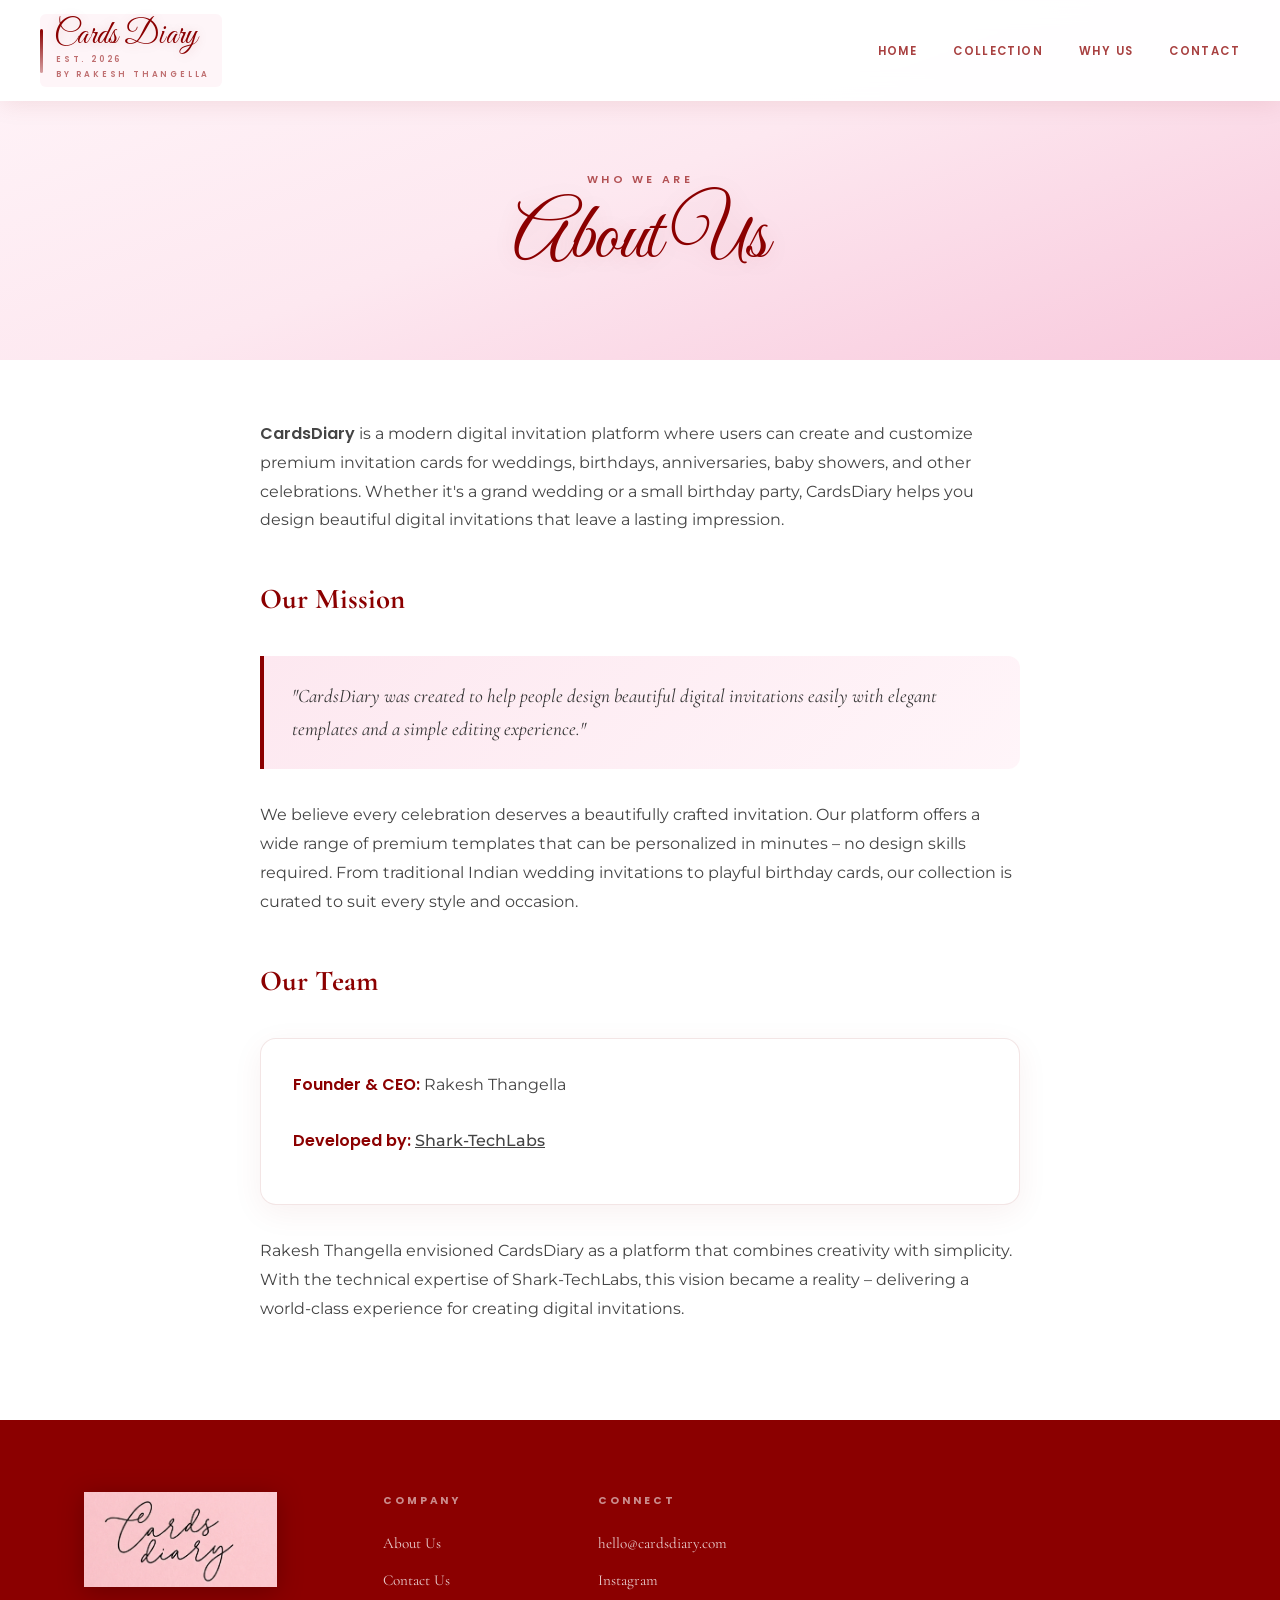
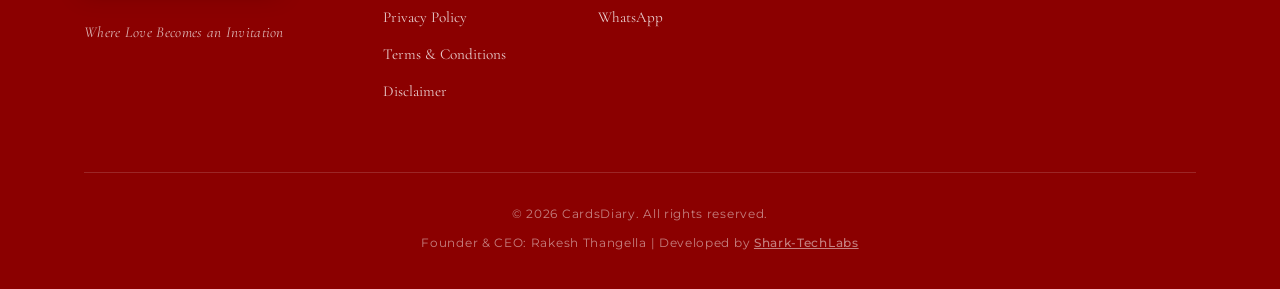
<file: about-us.html>
<!DOCTYPE html>
<html lang="en">

<head>
    <meta charset="UTF-8" />
    <meta name="viewport" content="width=device-width, initial-scale=1">
    <title>CardsDiary - Premium Digital Invitation Cards</title>
    <meta name="description" content="Create beautiful wedding, birthday, baby shower and anniversary invitation cards online. Customize and download instantly.">
    <meta name="keywords" content="wedding invitation card maker, birthday invitation cards, baby shower cards, digital invitation cards">
    <link rel="preconnect" href="https://fonts.googleapis.com" />
    <link rel="preconnect" href="https://fonts.gstatic.com" crossorigin />
    <link
        href="https://fonts.googleapis.com/css2?family=Cormorant+Garamond:ital,wght@0,400;0,500;0,600;1,400;1,500&family=Great+Vibes&family=Montserrat:wght@300;400;500&family=Poppins:wght@600;700&display=swap"
        rel="stylesheet" />
    <link rel="stylesheet" href="style.css" />
    <style>
        .info-page-hero {
            min-height: 40vh;
            display: flex;
            align-items: center;
            justify-content: center;
            background: linear-gradient(160deg, #fff5f9 0%, var(--pink-light) 50%, var(--pink) 100%);
            padding-top: 100px;
            text-align: center;
        }

        .info-content {
            max-width: 800px;
            margin: 0 auto;
            padding: 60px 20px 80px;
        }

        .info-content h2 {
            font-family: 'Cormorant Garamond', serif;
            font-size: 1.8rem;
            color: var(--red);
            margin-bottom: 16px;
            margin-top: 40px;
        }

        .info-content p {
            font-family: 'Montserrat', sans-serif;
            font-size: 1rem;
            line-height: 1.8;
            color: #444;
            margin-bottom: 16px;
        }

        .info-content .highlight {
            background: linear-gradient(135deg, var(--pink-light), #fff5f9);
            border-left: 4px solid var(--red);
            padding: 24px 28px;
            border-radius: 0 12px 12px 0;
            margin: 32px 0;
            font-style: italic;
            font-family: 'Cormorant Garamond', serif;
            font-size: 1.2rem;
            color: #333;
            line-height: 1.7;
        }

        .info-content .founder-card {
            display: flex;
            flex-direction: column;
            gap: 12px;
            background: #fff;
            border: 1px solid rgba(139, 0, 0, 0.1);
            border-radius: 16px;
            padding: 32px;
            margin-top: 32px;
            box-shadow: 0 8px 32px rgba(139, 0, 0, 0.06);
        }

        .info-content .founder-card strong {
            color: var(--red);
            font-family: 'Poppins', sans-serif;
        }
    </style>
</head>

<body>

    <!-- ========== NAVIGATION ========== -->
    <nav class="navbar scrolled" id="navbar">
        <div class="nav-brand">
            <a class="nav-brand-link" href="index.html" aria-label="Cards Diary">
                <span class="logo-script">Cards Diary</span>
                <span class="logo-tagline">Est. 2026</span>
                <span class="logo-tagline">By Rakesh Thangella</span>
            </a>
        </div>
        <ul class="nav-links" id="navLinks">
            <li><a href="index.html#hero">Home</a></li>
            <li><a href="index.html#collection">Collection</a></li>
            <li><a href="index.html#why-us">Why Us</a></li>
            <li><a href="index.html#contact">Contact</a></li>
        </ul>
        <button class="nav-toggle" id="navToggle" aria-label="Toggle navigation">
            <span></span><span></span><span></span>
        </button>
    </nav>

    <!-- ========== HERO ========== -->
    <header class="info-page-hero">
        <div class="container fade-up visible">
            <span class="section-label">Who We Are</span>
            <h1 class="hero-brand-title" style="font-size: clamp(2.5rem, 7vw, 5rem);">About Us</h1>
        </div>
    </header>

    <!-- ========== CONTENT ========== -->
    <section class="info-content">
        <p><strong>CardsDiary</strong> is a modern digital invitation platform where users can create and customize
            premium invitation cards for weddings, birthdays, anniversaries, baby showers, and other celebrations.
            Whether it's a grand wedding or a small birthday party, CardsDiary helps you design beautiful digital
            invitations that leave a lasting impression.</p>

        <h2>Our Mission</h2>
        <div class="highlight">
            "CardsDiary was created to help people design beautiful digital invitations easily with elegant templates and
            a simple editing experience."
        </div>

        <p>We believe every celebration deserves a beautifully crafted invitation. Our platform offers a wide range of
            premium templates that can be personalized in minutes – no design skills required. From traditional Indian
            wedding invitations to playful birthday cards, our collection is curated to suit every style and occasion.
        </p>

        <h2>Our Team</h2>
        <div class="founder-card">
            <p><strong>Founder &amp; CEO:</strong> Rakesh Thangella</p>
            <p><strong>Developed by:</strong> <a href="https://shark-techlabs.netlify.app/" target="_blank" rel="noopener noreferrer" style="color: inherit; text-decoration: underline; font-weight: 500;">Shark-TechLabs</a></p>
        </div>

        <p style="margin-top: 32px;">Rakesh Thangella envisioned CardsDiary as a platform that combines creativity with
            simplicity. With the technical expertise of Shark-TechLabs, this vision became a reality – delivering a
            world-class experience for creating digital invitations.</p>
    </section>

    <!-- ========== FOOTER ========== -->
    <footer class="footer">
        <div class="container">
            <div class="footer-top">
                <div class="footer-brand">
                    <div class="footer-logo-container">
                        <img src="logo2.png" alt="Cards Diary Logo" class="footer-logo-img" loading="lazy" />
                    </div>
                    <p class="footer-tagline">Where Love Becomes an Invitation</p>
                </div>
                <div class="footer-links-group">
                    <h4>Company</h4>
                    <ul>
                        <li><a href="about-us.html">About Us</a></li>
                        <li><a href="contact-us.html">Contact Us</a></li>
                        <li><a href="privacy-policy.html">Privacy Policy</a></li>
                        <li><a href="terms-conditions.html">Terms &amp; Conditions</a></li>
                        <li><a href="disclaimer.html">Disclaimer</a></li>
                    </ul>
                </div>
                <div class="footer-links-group">
                    <h4>Connect</h4>
                    <ul>
                        <li><a href="mailto:hello@cardsdiary.com">hello@cardsdiary.com</a></li>
                        <li><a href="https://www.instagram.com/cardsdiary">Instagram</a></li>
                        <li><a href="https://whatsapp.com/channel/0029VbChhEWL7UVbH2Jw502R">WhatsApp</a></li>
                    </ul>
                </div>
            </div>
            <div class="footer-bottom" style="flex-direction: column; gap: 10px;">
                <p>&copy; 2026 CardsDiary. All rights reserved.</p>
                <p>Founder &amp; CEO: Rakesh Thangella | Developed by <a href="https://shark-techlabs.netlify.app/" target="_blank" rel="noopener noreferrer" style="color: inherit; text-decoration: underline; font-weight: 500;">Shark-TechLabs</a></p>
            </div>
        </div>
    </footer>

    <script>
        // Mobile Nav Toggle
        const navToggle = document.getElementById('navToggle');
        const navLinks = document.getElementById('navLinks');
        if (navToggle) {
            navToggle.addEventListener('click', () => {
                navLinks.classList.toggle('open');
            });
        }
    </script>
</body>

</html>
</file>
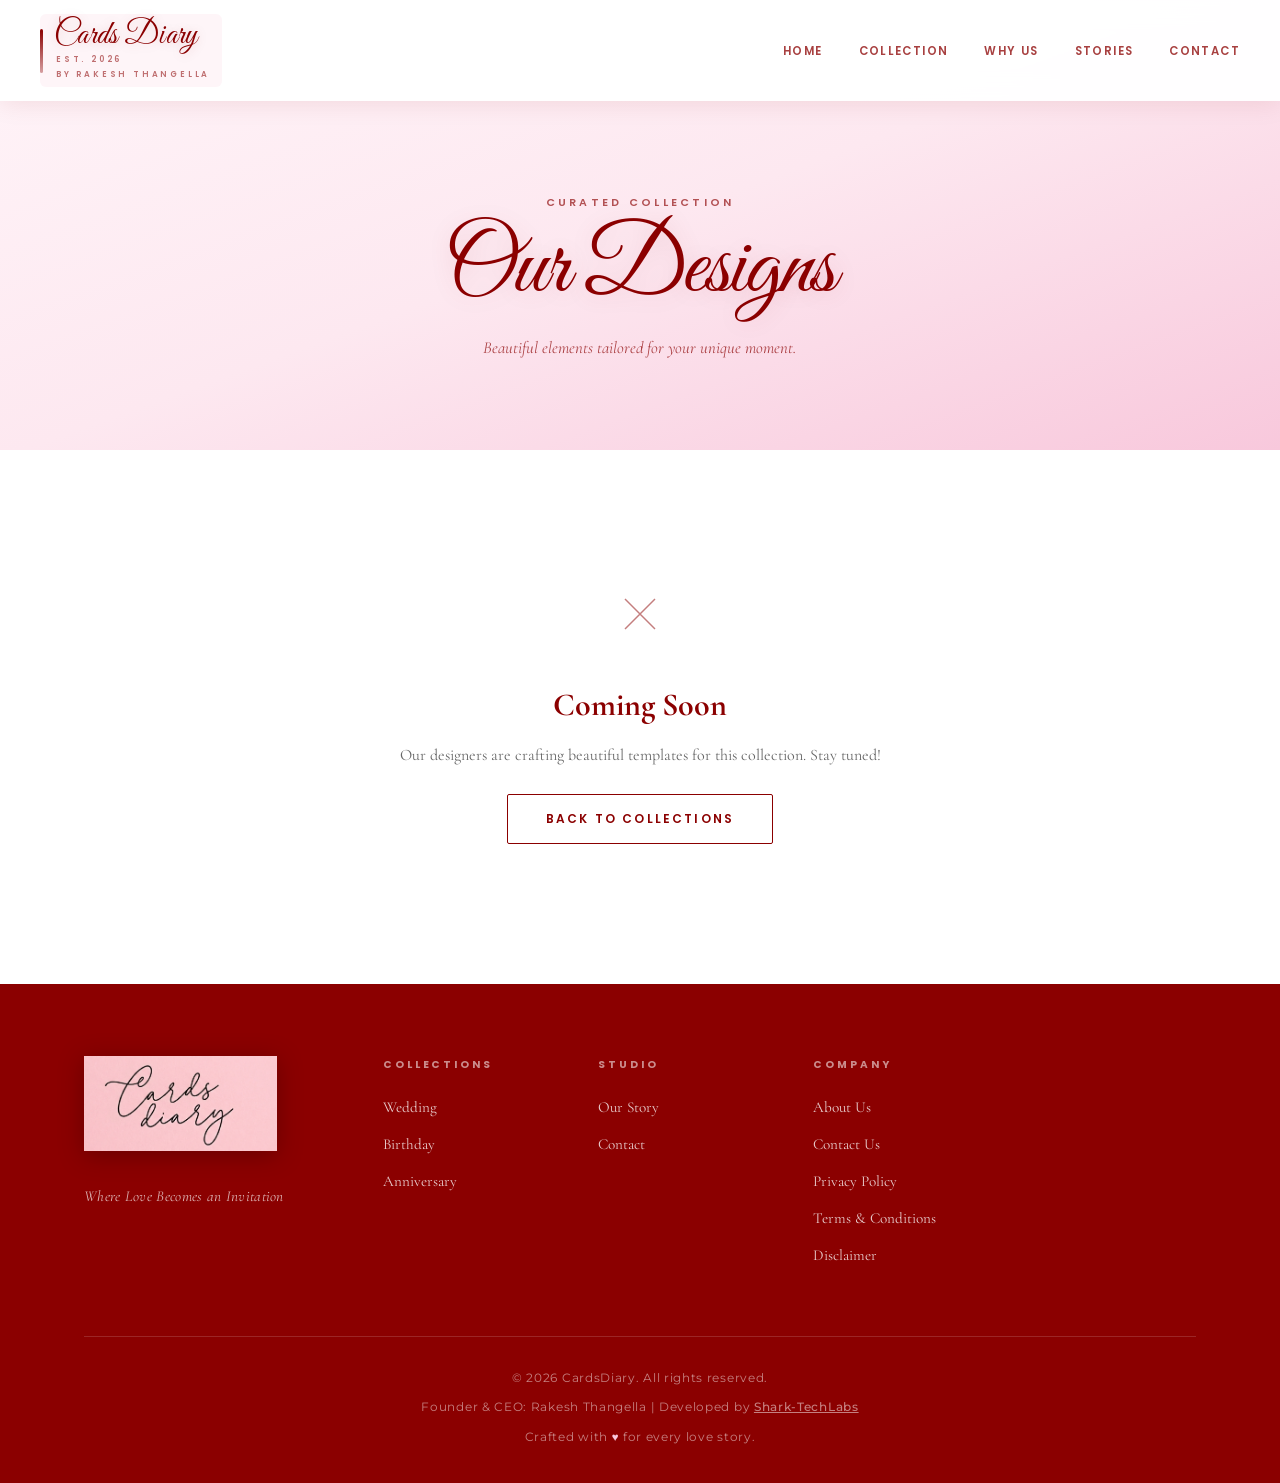
<file: collection.html>
<!DOCTYPE html>
<html lang="en">

<head>
    <meta charset="UTF-8" />
    <meta name="viewport" content="width=device-width, initial-scale=1">
    <title>CardsDiary - Premium Digital Invitation Cards</title>
    <meta name="description" content="Create beautiful wedding, birthday, baby shower and anniversary invitation cards online. Customize and download instantly.">
    <meta name="keywords" content="wedding invitation card maker, birthday invitation cards, baby shower cards, digital invitation cards">
    <link rel="preconnect" href="https://fonts.googleapis.com" />
    <link rel="preconnect" href="https://fonts.gstatic.com" crossorigin />
    <!-- Preconnect to Cloudinary CDN (DNS + TCP + TLS in advance) -->
    <link rel="preconnect" href="https://res.cloudinary.com" crossorigin />
    <link
        href="https://fonts.googleapis.com/css2?family=Cormorant+Garamond:ital,wght@0,400;0,500;0,600;1,400;1,500&family=Great+Vibes&family=Montserrat:wght@300;400;500&family=Poppins:wght@600;700&display=swap"
        rel="stylesheet" />
    <link rel="stylesheet" href="style.css" />
    <style>
        /* â”€â”€ Skeleton shimmer for image cards â”€â”€ */
        .img-skeleton {
            width: 100%;
            aspect-ratio: 9/16;
            border-radius: 8px;
            background: linear-gradient(90deg, #f0e4ea 25%, #fce8f0 50%, #f0e4ea 75%);
            background-size: 200% 100%;
            animation: shimmer 1.4s infinite;
            margin-bottom: 20px;
        }

        @keyframes shimmer {
            0% {
                background-position: 200% 0;
            }

            100% {
                background-position: -200% 0;
            }
        }

        .inv-card-img-container img {
            opacity: 0;
            transition: opacity 0.4s ease;
        }

        .inv-card-img-container img.loaded {
            opacity: 1;
        }

        .collection-hero {
            min-height: 50vh;
            display: flex;
            align-items: center;
            justify-content: center;
            background: linear-gradient(160deg, #fff5f9 0%, var(--pink-light) 50%, var(--pink) 100%);
            padding-top: 100px;
            text-align: center;
        }

        .collection-grid-section {
            padding: 80px 0;
            background: var(--white);
            min-height: 40vh;
        }

        /* Compact Grid Overrides */
        .cards-grid {
            grid-template-columns: repeat(auto-fit, minmax(160px, 1fr));
            gap: 16px;
        }

        .inv-card {
            padding: 24px 16px;
        }

        .inv-card-title {
            font-size: 1rem;
            margin-bottom: 6px;
        }

        .inv-card-desc {
            font-size: 0.85rem;
            margin-bottom: 12px;
        }

        @media (max-width: 480px) {
            .cards-grid {
                grid-template-columns: repeat(2, 1fr);
                gap: 12px;
            }

            .inv-card {
                padding: 16px 12px;
            }
        }
    </style>
</head>

<body>

    <!-- ========== NAVIGATION ========== -->
    <nav class="navbar scrolled" id="navbar">
        <div class="nav-brand">
            <a class="nav-brand-link" href="index.html" aria-label="Cards Diary">
                <span class="logo-script">Cards Diary</span>
                <span class="logo-tagline">Est. 2026</span>
                <span class="logo-tagline">By Rakesh Thangella</span>
            </a>
        </div>
        <ul class="nav-links" id="navLinks">
            <li><a href="index.html#hero">Home</a></li>
            <li><a href="index.html#collection">Collection</a></li>
            <li><a href="index.html#why-us">Why Us</a></li>
            <li><a href="index.html#testimonials">Stories</a></li>
            <li><a href="index.html#contact">Contact</a></li>
        </ul>
        <button class="nav-toggle" id="navToggle" aria-label="Toggle navigation">
            <span></span><span></span><span></span>
        </button>
    </nav>

    <!-- ========== HERO ========== -->
    <header class="collection-hero">
        <div class="container fade-up visible">
            <span class="section-label" id="collectionCategoryLabel">Curated Collection</span>
            <h1 class="hero-brand-title" id="collectionTitle" style="font-size: clamp(3rem, 8vw, 6rem);">Our Designs
            </h1>
            <p class="section-sub" style="margin-top: 16px;">Beautiful elements tailored for your unique moment.</p>
        </div>
    </header>

    <!-- ========== GRID ITEMS ========== -->
    <section class="collection-grid-section">
        <div class="container">
            <div class="cards-grid" id="designsGrid">
                <!-- Dynamic rendering via JS -->
            </div>
            <div id="noDesignsMessage" style="display: none; text-align: center; padding: 60px 20px;">
                <div class="inv-card-icon" style="margin: 0 auto 24px;">
                    <svg viewBox="0 0 64 64" fill="none" style="width:48px; height:48px; opacity: 0.5;">
                        <path d="M12 12 L52 52 M52 12 L12 52" stroke="currentColor" stroke-width="2" />
                    </svg>
                </div>
                <h3 style="font-family: 'Cormorant Garamond', serif; font-size: 2rem; color: var(--red);">Coming Soon
                </h3>
                <p style="color: #666; margin-top: 10px;">Our designers are crafting beautiful templates for this
                    collection. Stay tuned!</p>
                <a href="index.html#collection" class="btn-outline"
                    style="margin-top: 24px; display: inline-block;">Back to Collections</a>
            </div>
        </div>
    </section>

    <!-- ========== FOOTER ========== -->
    <footer class="footer">
        <div class="container">
            <div class="footer-top">
                <div class="footer-brand">
                    <div class="footer-logo-container">
                        <img src="logo2.png" alt="Cards Diary Logo" class="footer-logo-img" />
                    </div>
                    <p class="footer-tagline">Where Love Becomes an Invitation</p>
                </div>
                <!-- Adding matching footer links -->
                <div class="footer-links-group">
                    <h4>Collections</h4>
                    <ul>
                        <li><a href="index.html#collection">Wedding</a></li>
                        <li><a href="index.html#collection">Birthday</a></li>
                        <li><a href="index.html#collection">Anniversary</a></li>
                    </ul>
                </div>
                <div class="footer-links-group">
                    <h4>Studio</h4>
                    <ul>
                        <li><a href="index.html#why-us">Our Story</a></li>
                        <li><a href="mailto:rakeshthangella5@gmail.com">Contact</a></li>
                    </ul>
                </div>
                <div class="footer-links-group">
                    <h4>Company</h4>
                    <ul>
                        <li><a href="about-us.html">About Us</a></li>
                        <li><a href="contact-us.html">Contact Us</a></li>
                        <li><a href="privacy-policy.html">Privacy Policy</a></li>
                        <li><a href="terms-conditions.html">Terms &amp; Conditions</a></li>
                        <li><a href="disclaimer.html">Disclaimer</a></li>
                    </ul>
                </div>
            </div>
            <div class="footer-bottom" style="flex-direction: column; gap: 10px;">
                <p>&copy; 2026 CardsDiary. All rights reserved.</p>
                <p>Founder &amp; CEO: Rakesh Thangella | Developed by <a href="https://shark-techlabs.netlify.app/"
                        target="_blank" rel="noopener noreferrer"
                        style="color: inherit; text-decoration: underline; font-weight: 500;">Shark-TechLabs</a></p>
                <p>Crafted with <span class="heart-icon" aria-label="love">&#9829;</span> for every love story.</p>
            </div>
        </div>
    </footer>

    <script>
        // Parse URL parameters
        const urlParams = new URLSearchParams(window.location.search);
        const title = urlParams.get('title');
        const category = urlParams.get('category');
        const styleId = urlParams.get('style');

        const designsGrid = document.getElementById('designsGrid');
        const noDesignsMessage = document.getElementById('noDesignsMessage');

        if (title) {
            document.getElementById('collectionTitle').textContent = decodeURIComponent(title);
            document.title = decodeURIComponent(title) + " â€“ Cards Diary";
        }
        if (category) {
            document.getElementById('collectionCategoryLabel').textContent = decodeURIComponent(category) + " Collection";
        }

        // Logic to show specific templates based on category and styleId
        if (category === 'Wedding' && styleId === 'indian') {
            designsGrid.innerHTML = `
                <article class="inv-card fade-up visible">
                    <div class="inv-card-img-container" style="width: 100%; aspect-ratio: 9/16; background: #fdf5f6; border-radius: 8px; margin-bottom: 20px; overflow: hidden; border: 1px solid rgba(139, 0, 0, 0.1);">
                        <img src="https://res.cloudinary.com/dmd8tzi0q/image/upload/f_auto,q_auto/v1772894422/cards_rmck2n.jpg" alt="Design Template 1" style="width: 100%; height: 100%; object-fit: cover;" />
                    </div>
                    <h3 class="inv-card-title">Design Template 1</h3>
                    <p class="inv-card-desc">Elegant traditional floral motif.</p>
                    <a href="viewer.html?img=https%3A%2F%2Fres.cloudinary.com%2Fdmd8tzi0q%2Fimage%2Fupload%2Fv1772894422%2Fcards_rmck2n.jpg&category=Wedding&style=indian" class="inv-card-link">Customize</a>
                </article>

                <article class="inv-card fade-up visible" style="--delay:.1s">
                    <div class="inv-card-img-container" style="width: 100%; aspect-ratio: 9/16; background: #fdf5f6; border-radius: 8px; margin-bottom: 20px; overflow: hidden; border: 1px solid rgba(139, 0, 0, 0.1);">
                        <img src="https://res.cloudinary.com/dmd8tzi0q/image/upload/f_auto,q_auto/v1772955751/Gemini_Generated_Image_qs98g7qs98g7qs98_so2lqn.png" alt="Design Template 2" style="width: 100%; height: 100%; object-fit: cover;" />
                    </div>
                    <h3 class="inv-card-title">Design Template 2</h3>
                    <p class="inv-card-desc">Modern premium gold & cream style.</p>
                    <a href="viewer.html?img=https%3A%2F%2Fres.cloudinary.com%2Fdmd8tzi0q%2Fimage%2Fupload%2Fv1772955751%2FGemini_Generated_Image_qs98g7qs98g7qs98_so2lqn.png&category=Wedding&style=indian" class="inv-card-link">Customize</a>
                </article>
            `;
        } else if (category === 'Wedding' && styleId === 'telangana') {
            const telanganaTemplates = [
                'https://res.cloudinary.com/dmd8tzi0q/image/upload/f_auto,q_auto/v1772957307/Gemini_Generated_Image_5mtv2b5mtv2b5mtv_xi8vsi.png',
                'https://res.cloudinary.com/dmd8tzi0q/image/upload/f_auto,q_auto/v1772957316/Gemini_Generated_Image_dgsilxdgsilxdgsi_rzp5ww.png',
                'https://res.cloudinary.com/dmd8tzi0q/image/upload/f_auto,q_auto/v1772957316/Gemini_Generated_Image_dgsilxdgsilxdgsi_rzp5ww.png',
                'https://res.cloudinary.com/dmd8tzi0q/image/upload/f_auto,q_auto/v1772957322/Gemini_Generated_Image_f3jtvef3jtvef3jt_zuekz4.png',
                'https://res.cloudinary.com/dmd8tzi0q/image/upload/f_auto,q_auto/v1772957324/Gemini_Generated_Image_sks6z1sks6z1sks6_m6gi3u.png',
                'https://res.cloudinary.com/dmd8tzi0q/image/upload/f_auto,q_auto/v1772957339/Gemini_Generated_Image_ll7m14ll7m14ll7m_sdijr8.png',
                'https://res.cloudinary.com/dmd8tzi0q/image/upload/f_auto,q_auto/v1772957339/Gemini_Generated_Image_tf65z0tf65z0tf65_h9qp6m.png',
                'https://res.cloudinary.com/dmd8tzi0q/image/upload/f_auto,q_auto/v1772957340/Gemini_Generated_Image_d0bemid0bemid0be_ssddtm.png',
                'https://res.cloudinary.com/dmd8tzi0q/image/upload/f_auto,q_auto/v1772959296/Gemini_Generated_Image_zcax5yzcax5yzcax_bypjki.png',
                'https://res.cloudinary.com/dmd8tzi0q/image/upload/f_auto,q_auto/v1772959313/Gemini_Generated_Image_ea5smcea5smcea5s_w4qmvd.png',
                'https://res.cloudinary.com/dmd8tzi0q/image/upload/f_auto,q_auto/v1772959320/Gemini_Generated_Image_tmt5j6tmt5j6tmt5_uparwl.png',
                'https://res.cloudinary.com/dmd8tzi0q/image/upload/f_auto,q_auto/v1772959327/Gemini_Generated_Image_g58wadg58wadg58w_clstcs.png',
                'https://res.cloudinary.com/dmd8tzi0q/image/upload/f_auto,q_auto/v1772959335/Gemini_Generated_Image_82r60x82r60x82r6_hli62k.png',
                'https://res.cloudinary.com/dmd8tzi0q/image/upload/f_auto,q_auto/v1772959360/Gemini_Generated_Image_c95nmyc95nmyc95n_bj6r10.png',
                'https://res.cloudinary.com/dmd8tzi0q/image/upload/f_auto,q_auto/v1772959360/Gemini_Generated_Image_3tu5se3tu5se3tu5_fepisp.png',
                'https://res.cloudinary.com/dmd8tzi0q/image/upload/f_auto,q_auto/v1772959367/Gemini_Generated_Image_ll7m14ll7m14ll7m_prsu9c.png',
                'https://res.cloudinary.com/dmd8tzi0q/image/upload/f_auto,q_auto/v1772959376/Gemini_Generated_Image_d0bemid0bemid0be_gzkeaq.png',
                'https://res.cloudinary.com/dmd8tzi0q/image/upload/f_auto,q_auto/v1772959379/Gemini_Generated_Image_sks6z1sks6z1sks6_bwzwul.png'
            ];

            designsGrid.innerHTML = telanganaTemplates.map((url, index) => `
                <article class="inv-card fade-up visible" style="--delay:${index * 0.05}s">
                    <div class="inv-card-img-container" style="width: 100%; aspect-ratio: 9/16; background: #fdf5f6; border-radius: 8px; margin-bottom: 20px; overflow: hidden; border: 1px solid rgba(139, 0, 0, 0.1);">
                        <img src="${url}" alt="Telangana Style ${index + 1}" style="width: 100%; height: 100%; object-fit: cover;" />
                    </div>
                    <h3 class="inv-card-title">Classical Style ${index + 1}</h3>
                    <p class="inv-card-desc">Traditional Telangana motif.</p>
                    <a href="viewer.html?img=${encodeURIComponent(url)}&category=Wedding&style=telangana" class="inv-card-link">Customize</a>
                </article>
            `).join('');
        } else if (category === 'Wedding' && styleId === 'western') {
            const westernTemplates = [
                'https://res.cloudinary.com/dmd8tzi0q/image/upload/f_auto,q_auto/v1772987877/Gemini_Generated_Image_2c64ci2c64ci2c64_nxg5px.png',
                'https://res.cloudinary.com/dmd8tzi0q/image/upload/f_auto,q_auto/v1772987878/Gemini_Generated_Image_4rmisa4rmisa4rmi_dcclhy.png',
                'https://res.cloudinary.com/dmd8tzi0q/image/upload/f_auto,q_auto/v1772987878/Gemini_Generated_Image_edn78zedn78zedn7_bku2lf.png',
                'https://res.cloudinary.com/dmd8tzi0q/image/upload/f_auto,q_auto/v1772987886/Gemini_Generated_Image_kw0gzokw0gzokw0g_cfizrg.png',
                'https://res.cloudinary.com/dmd8tzi0q/image/upload/f_auto,q_auto/v1772987889/Gemini_Generated_Image_lxmsvglxmsvglxms_btv4lw.png',
                'https://res.cloudinary.com/dmd8tzi0q/image/upload/f_auto,q_auto/v1772987901/Gemini_Generated_Image_xewpjixewpjixewp_wstoud.png',
                'https://res.cloudinary.com/dmd8tzi0q/image/upload/f_auto,q_auto/v1772987904/Gemini_Generated_Image_h265duh265duh265_vbxzqw.png',
                'https://res.cloudinary.com/dmd8tzi0q/image/upload/f_auto,q_auto/v1772987904/Gemini_Generated_Image_5z7f1f5z7f1f5z7f_cvnbzr.png',
                'https://res.cloudinary.com/dmd8tzi0q/image/upload/f_auto,q_auto/v1772987905/Gemini_Generated_Image_pc3vrtpc3vrtpc3v_l1kpxd.png'
            ];

            designsGrid.innerHTML = westernTemplates.map((url, index) => `
                <article class="inv-card fade-up visible" style="--delay:${index * 0.05}s">
                    <div class="inv-card-img-container" style="width: 100%; aspect-ratio: 9/16; background: #fdf5f6; border-radius: 8px; margin-bottom: 20px; overflow: hidden; border: 1px solid rgba(139, 0, 0, 0.1);">
                        <img src="${url}" alt="Western Style ${index + 1}" style="width: 100%; height: 100%; object-fit: cover;" />
                    </div>
                    <h3 class="inv-card-title">Modern Design ${index + 1}</h3>
                    <p class="inv-card-desc">Elegant contemporary Western style.</p>
                    <a href="viewer.html?img=${encodeURIComponent(url)}&category=Wedding&style=western" class="inv-card-link">Customize</a>
                </article>
            `).join('');
        } else if (category === 'Birthday' && styleId === 'kids') {
            const birthdayKidsTemplates = [
                'https://res.cloudinary.com/dmd8tzi0q/image/upload/f_auto,q_auto/v1773063183/Gemini_Generated_Image_reak3reak3reak3r_lhjdem.png',
                'https://res.cloudinary.com/dmd8tzi0q/image/upload/f_auto,q_auto/v1773063183/Gemini_Generated_Image_h8p0seh8p0seh8p0_igyv4x.png',
                'https://res.cloudinary.com/dmd8tzi0q/image/upload/f_auto,q_auto/v1773063185/Gemini_Generated_Image_lod1yslod1yslod1_cj07uw.png',
                'https://res.cloudinary.com/dmd8tzi0q/image/upload/f_auto,q_auto/v1773063190/Gemini_Generated_Image_2oomf22oomf22oom_mpwu19.png',
                'https://res.cloudinary.com/dmd8tzi0q/image/upload/f_auto,q_auto/v1773063204/Gemini_Generated_Image_aq1y1jaq1y1jaq1y_fjqbaz.png',
                'https://res.cloudinary.com/dmd8tzi0q/image/upload/f_auto,q_auto/v1773063204/Gemini_Generated_Image_m0ydb7m0ydb7m0yd_ew4xyv.png',
                'https://res.cloudinary.com/dmd8tzi0q/image/upload/f_auto,q_auto/v1773063209/Gemini_Generated_Image_p9nqgfp9nqgfp9nq_vqjf2t.png',
                'https://res.cloudinary.com/dmd8tzi0q/image/upload/f_auto,q_auto/v1773063211/Gemini_Generated_Image_vgr7mbvgr7mbvgr7_celktc.png',
                'https://res.cloudinary.com/dmd8tzi0q/image/upload/f_auto,q_auto/v1773063221/Gemini_Generated_Image_quo39xquo39xquo3_r2rkge.png',
                'https://res.cloudinary.com/dmd8tzi0q/image/upload/f_auto,q_auto/v1773063223/Gemini_Generated_Image_qlx5gpqlx5gpqlx5_qvqth0.png',
                'https://res.cloudinary.com/dmd8tzi0q/image/upload/f_auto,q_auto/v1773063232/Gemini_Generated_Image_p0yv64p0yv64p0yv_u7pii6.png'
            ];

            designsGrid.innerHTML = birthdayKidsTemplates.map((url, index) => `
                <article class="inv-card fade-up visible" style="--delay:${index * 0.05}s">
                    <div class="inv-card-img-container" style="width: 100%; aspect-ratio: 9/16; background: #fdf5f6; border-radius: 8px; margin-bottom: 20px; overflow: hidden; border: 1px solid rgba(139, 0, 0, 0.1);">
                        <img src="${url}" alt="Birthday Kids Style ${index + 1}" style="width: 100%; height: 100%; object-fit: cover;" />
                    </div>
                    <h3 class="inv-card-title">Kids Design ${index + 1}</h3>
                    <p class="inv-card-desc">Playful birthday invitation.</p>
                    <a href="viewer.html?img=${encodeURIComponent(url)}&category=Birthday&style=kids" class="inv-card-link">Customize</a>
                </article>
            `).join('');
        } else if (category === 'Birthday' && styleId === 'teens') {
            const birthdayTeensTemplates = [
                'https://res.cloudinary.com/dmd8tzi0q/image/upload/f_auto,q_auto/v1773075016/Gemini_Generated_Image_gkoynsgkoynsgkoy_hz7hkc.png',
                'https://res.cloudinary.com/dmd8tzi0q/image/upload/f_auto,q_auto/v1773075017/Gemini_Generated_Image_b9z8e4b9z8e4b9z8_aldxmw.png',
                'https://res.cloudinary.com/dmd8tzi0q/image/upload/f_auto,q_auto/v1773075026/Gemini_Generated_Image_h053fth053fth053_auuitt.png',
                'https://res.cloudinary.com/dmd8tzi0q/image/upload/f_auto,q_auto/v1773075028/Gemini_Generated_Image_9j2zri9j2zri9j2z_ghnpnn.png',
                'https://res.cloudinary.com/dmd8tzi0q/image/upload/f_auto,q_auto/v1773075032/Gemini_Generated_Image_fvp9j3fvp9j3fvp9_kwqf2c.png',
                'https://res.cloudinary.com/dmd8tzi0q/image/upload/f_auto,q_auto/v1773075035/Gemini_Generated_Image_dbg4e9dbg4e9dbg4_egrx0c.png',
                'https://res.cloudinary.com/dmd8tzi0q/image/upload/f_auto,q_auto/v1773075037/Gemini_Generated_Image_hyaa5fhyaa5fhyaa_segcgv.png'
            ];

            designsGrid.innerHTML = birthdayTeensTemplates.map((url, index) => `
                <article class="inv-card fade-up visible" style="--delay:${index * 0.05}s">
                    <div class="inv-card-img-container" style="width: 100%; aspect-ratio: 9/16; background: #fdf5f6; border-radius: 8px; margin-bottom: 20px; overflow: hidden; border: 1px solid rgba(139, 0, 0, 0.1);">
                        <img src="${url}" alt="Birthday Teens Style ${index + 1}" style="width: 100%; height: 100%; object-fit: cover;" />
                    </div>
                    <h3 class="inv-card-title">Teen Style ${index + 1}</h3>
                    <p class="inv-card-desc">Trendy birthday design for young adults.</p>
                    <a href="viewer.html?img=${encodeURIComponent(url)}&category=Birthday&style=teens" class="inv-card-link">Customize</a>
                </article>
            `).join('');
        } else if (category === 'Birthday' && styleId === 'milestone') {
            const milestoneTemplates = [
                'https://res.cloudinary.com/dmd8tzi0q/image/upload/f_auto,q_auto/v1773157222/Gemini_Generated_Image_h9a1bgh9a1bgh9a1_eykqiu.png',
                'https://res.cloudinary.com/dmd8tzi0q/image/upload/f_auto,q_auto/v1773157204/Gemini_Generated_Image_660vqw660vqw660v_f7ssra.png',
                'https://res.cloudinary.com/dmd8tzi0q/image/upload/f_auto,q_auto/v1773157247/Gemini_Generated_Image_yagoo6yagoo6yago_s1ui03.png',
                'https://res.cloudinary.com/dmd8tzi0q/image/upload/f_auto,q_auto/v1773157263/Gemini_Generated_Image_xcdy0uxcdy0uxcdy_owbscm.png',
                'https://res.cloudinary.com/dmd8tzi0q/image/upload/f_auto,q_auto/v1773157265/Gemini_Generated_Image_rq7q83rq7q83rq7q_k9avla.png',
                'https://res.cloudinary.com/dmd8tzi0q/image/upload/f_auto,q_auto/v1773157266/Gemini_Generated_Image_cxs51wcxs51wcxs5_opegkt.png',
                'https://res.cloudinary.com/dmd8tzi0q/image/upload/f_auto,q_auto/v1773157265/Gemini_Generated_Image_uy7rshuy7rshuy7r_xigqaz.png',
                'https://res.cloudinary.com/dmd8tzi0q/image/upload/f_auto,q_auto/v1773157271/Gemini_Generated_Image_yvm3o8yvm3o8yvm3_xjo18f.png'
            ];

            designsGrid.innerHTML = milestoneTemplates.map((url, index) => `
                <article class="inv-card fade-up visible" style="--delay:${index * 0.05}s">
                    <div class="inv-card-img-container" style="width: 100%; aspect-ratio: 9/16; background: #fdf5f6; border-radius: 8px; margin-bottom: 20px; overflow: hidden; border: 1px solid rgba(139, 0, 0, 0.1);">
                        <img src="${url}" alt="Milestone Event ${index + 1}" style="width: 100%; height: 100%; object-fit: cover;" />
                    </div>
                    <h3 class="inv-card-title">Milestone Design ${index + 1}</h3>
                    <p class="inv-card-desc">Premium celebration invitation.</p>
                    <a href="viewer.html?img=${encodeURIComponent(url)}&category=Birthday&style=milestone" class="inv-card-link">Customize</a>
                </article>
            `).join('');
        } else if (category === 'Anniversary' && styleId === 'silver') {
            const silverAnniversaryTemplates = [
                'https://res.cloudinary.com/dmd8tzi0q/image/upload/f_auto,q_auto/v1773157271/Gemini_Generated_Image_yvm3o8yvm3o8yvm3_xjo18f.png',
                'https://res.cloudinary.com/dmd8tzi0q/image/upload/f_auto,q_auto/v1773158415/Gemini_Generated_Image_hkwh6whkwh6whkwh_qgomf4.png',
                'https://res.cloudinary.com/dmd8tzi0q/image/upload/f_auto,q_auto/v1773158425/Gemini_Generated_Image_1q03ot1q03ot1q03_pjfqrd.png',
                'https://res.cloudinary.com/dmd8tzi0q/image/upload/f_auto,q_auto/v1773158429/Gemini_Generated_Image_6s8txs6s8txs6s8t_qjxxxh.png',
                'https://res.cloudinary.com/dmd8tzi0q/image/upload/f_auto,q_auto/v1773158428/Gemini_Generated_Image_hl979yhl979yhl97_p5wlju.png',
                'https://res.cloudinary.com/dmd8tzi0q/image/upload/f_auto,q_auto/v1773158430/Gemini_Generated_Image_u3nvr1u3nvr1u3nv_quepub.png',
                'https://res.cloudinary.com/dmd8tzi0q/image/upload/f_auto,q_auto/v1773158431/Gemini_Generated_Image_vuxubfvuxubfvuxu_xzdk6f.png'
            ];

            designsGrid.innerHTML = silverAnniversaryTemplates.map((url, index) => `
                <article class="inv-card fade-up visible" style="--delay:${index * 0.05}s">
                    <div class="inv-card-img-container" style="width: 100%; aspect-ratio: 9/16; background: #fdf5f6; border-radius: 8px; margin-bottom: 20px; overflow: hidden; border: 1px solid rgba(139, 0, 0, 0.1);">
                        <img src="${url}" alt="Silver Jubilee ${index + 1}" style="width: 100%; height: 100%; object-fit: cover;" />
                    </div>
                    <h3 class="inv-card-title">Silver Jubilee Design ${index + 1}</h3>
                    <p class="inv-card-desc">Elegant 25th anniversary celebration.</p>
                    <a href="viewer.html?img=${encodeURIComponent(url)}&category=Anniversary&style=silver" class="inv-card-link">Customize</a>
                </article>
            `).join('');
        } else if (category === 'Anniversary' && styleId === 'golden') {
            const goldenAnniversaryTemplates = [
                'https://res.cloudinary.com/dmd8tzi0q/image/upload/f_auto,q_auto/v1773159512/Gemini_Generated_Image_youm5myoum5myoum_fzwh3q.png',
                'https://res.cloudinary.com/dmd8tzi0q/image/upload/f_auto,q_auto/v1773159512/Gemini_Generated_Image_ms3iekms3iekms3i_orkokk.png',
                'https://res.cloudinary.com/dmd8tzi0q/image/upload/f_auto,q_auto/v1773159513/Gemini_Generated_Image_b88hgcb88hgcb88h_onvgy0.png',
                'https://res.cloudinary.com/dmd8tzi0q/image/upload/f_auto,q_auto/v1773159525/Gemini_Generated_Image_cffn3ycffn3ycffn_tjrrjp.png',
                'https://res.cloudinary.com/dmd8tzi0q/image/upload/f_auto,q_auto/v1773159528/Gemini_Generated_Image_cewlgrcewlgrcewl_ien9mn.png',
                'https://res.cloudinary.com/dmd8tzi0q/image/upload/f_auto,q_auto/v1773159537/Gemini_Generated_Image_47i8dq47i8dq47i8_j6wdly.png',
                'https://res.cloudinary.com/dmd8tzi0q/image/upload/f_auto,q_auto/v1773159547/Gemini_Generated_Image_pfzerepfzerepfze_dbrzwc.png',
                'https://res.cloudinary.com/dmd8tzi0q/image/upload/f_auto,q_auto/v1773159549/Gemini_Generated_Image_zdxkk3zdxkk3zdxk_syriaz.png',
                'https://res.cloudinary.com/dmd8tzi0q/image/upload/f_auto,q_auto/v1773159549/Gemini_Generated_Image_8uzb3p8uzb3p8uzb_vwgatu.png'
            ];

            designsGrid.innerHTML = goldenAnniversaryTemplates.map((url, index) => `
                <article class="inv-card fade-up visible" style="--delay:${index * 0.05}s">
                    <div class="inv-card-img-container" style="width: 100%; aspect-ratio: 9/16; background: #fdf5f6; border-radius: 8px; margin-bottom: 20px; overflow: hidden; border: 1px solid rgba(139, 0, 0, 0.1);">
                        <img src="${url}" alt="Golden Jubilee ${index + 1}" style="width: 100%; height: 100%; object-fit: cover;" />
                    </div>
                    <h3 class="inv-card-title">Golden Jubilee Design ${index + 1}</h3>
                    <p class="inv-card-desc">Grand 50th anniversary celebration.</p>
                    <a href="viewer.html?img=${encodeURIComponent(url)}&category=Anniversary&style=golden" class="inv-card-link">Customize</a>
                </article>
            `).join('');
        } else if (category === 'Anniversary' && styleId === 'romantic') {
            const romanticGatewayTemplates = [
                'https://res.cloudinary.com/dmd8tzi0q/image/upload/f_auto,q_auto/v1773160735/Gemini_Generated_Image_nvgbd6nvgbd6nvgb_fjs2ao.png',
                'https://res.cloudinary.com/dmd8tzi0q/image/upload/f_auto,q_auto/v1773160756/Gemini_Generated_Image_bjfxzsbjfxzsbjfx_hcz5nh.png',
                'https://res.cloudinary.com/dmd8tzi0q/image/upload/f_auto,q_auto/v1773160782/Gemini_Generated_Image_k1b78uk1b78uk1b7_bth7ck.png',
                'https://res.cloudinary.com/dmd8tzi0q/image/upload/f_auto,q_auto/v1773160789/Gemini_Generated_Image_jlr9c2jlr9c2jlr9_cpv4xw.png',
                'https://res.cloudinary.com/dmd8tzi0q/image/upload/f_auto,q_auto/v1773160801/Gemini_Generated_Image_97o7xh97o7xh97o7_fgnt5o.png',
                'https://res.cloudinary.com/dmd8tzi0q/image/upload/f_auto,q_auto/v1773160802/Gemini_Generated_Image_6tjv546tjv546tjv_fgl64a.png'
            ];

            designsGrid.innerHTML = romanticGatewayTemplates.map((url, index) => `
                <article class="inv-card fade-up visible" style="--delay:${index * 0.05}s">
                    <div class="inv-card-img-container" style="width: 100%; aspect-ratio: 9/16; background: #fdf5f6; border-radius: 8px; margin-bottom: 20px; overflow: hidden; border: 1px solid rgba(139, 0, 0, 0.1);">
                        <img src="${url}" alt="Romantic Getaway ${index + 1}" style="width: 100%; height: 100%; object-fit: cover;" />
                    </div>
                    <h3 class="inv-card-title">Romantic Getaway ${index + 1}</h3>
                    <p class="inv-card-desc">Lovely escape for your anniversary.</p>
                    <a href="viewer.html?img=${encodeURIComponent(url)}&category=Anniversary&style=romantic" class="inv-card-link">Customize</a>
                </article>
            `).join('');
        } else if (category === 'BabyShower' && styleId === 'woodland') {
            const woodlandTemplates = [
                'https://res.cloudinary.com/dmd8tzi0q/image/upload/f_auto,q_auto/v1773243438/Gemini_Generated_Image_xxjquoxxjquoxxjq_myw3zn.png',
                'https://res.cloudinary.com/dmd8tzi0q/image/upload/f_auto,q_auto/v1773243400/Gemini_Generated_Image_m18bm5m18bm5m18b_etmzfz.png',
                'https://res.cloudinary.com/dmd8tzi0q/image/upload/f_auto,q_auto/v1773243425/Gemini_Generated_Image_t29rzt29rzt29rzt_bpwdyi.png',
                'https://res.cloudinary.com/dmd8tzi0q/image/upload/f_auto,q_auto/v1773243416/Gemini_Generated_Image_9q5tlv9q5tlv9q5t_l1ngco.png',
                'https://res.cloudinary.com/dmd8tzi0q/image/upload/f_auto,q_auto/v1773243512/Gemini_Generated_Image_xrwa6qxrwa6qxrwa_as4ieo.png',
                'https://res.cloudinary.com/dmd8tzi0q/image/upload/f_auto,q_auto/v1773243521/Gemini_Generated_Image_3e408v3e408v3e40_yveggu.png',
                'https://res.cloudinary.com/dmd8tzi0q/image/upload/f_auto,q_auto/v1773243531/Gemini_Generated_Image_m09grbm09grbm09g_bvspvq.png',
                'https://res.cloudinary.com/dmd8tzi0q/image/upload/f_auto,q_auto/v1773243543/Gemini_Generated_Image_fwmgtbfwmgtbfwmg_blwkct.png',
                'https://res.cloudinary.com/dmd8tzi0q/image/upload/f_auto,q_auto/v1773243544/Gemini_Generated_Image_oof4c8oof4c8oof4_clsdsw.png'
            ];

            designsGrid.innerHTML = woodlandTemplates.map((url, index) => `
                <article class="inv-card fade-up visible" style="--delay:${index * 0.05}s">
                    <div class="inv-card-img-container" style="width: 100%; aspect-ratio: 9/16; background: #fdf5f6; border-radius: 8px; margin-bottom: 20px; overflow: hidden; border: 1px solid rgba(139, 0, 0, 0.1);">
                        <img src="${url}" alt="Woodland Creatures ${index + 1}" style="width: 100%; height: 100%; object-fit: cover;" />
                    </div>
                    <h3 class="inv-card-title">Woodland Design ${index + 1}</h3>
                    <p class="inv-card-desc">Enchanting woodland baby shower invite.</p>
                    <a href="viewer.html?img=${encodeURIComponent(url)}&category=BabyShower&style=woodland" class="inv-card-link">Customize</a>
                </article>
            `).join('');
        } else if (category === 'BabyShower' && styleId === 'pastel') {
            const pastelTemplates = [
                'https://res.cloudinary.com/dmd8tzi0q/image/upload/f_auto,q_auto/v1773245588/Gemini_Generated_Image_p1i7qsp1i7qsp1i7_wwpl5g.png',
                'https://res.cloudinary.com/dmd8tzi0q/image/upload/f_auto,q_auto/v1773245589/Gemini_Generated_Image_1c8i2g1c8i2g1c8i_tkgc4e.png',
                'https://res.cloudinary.com/dmd8tzi0q/image/upload/f_auto,q_auto/v1773245604/Gemini_Generated_Image_9mwemm9mwemm9mwe_a7etx1.png',
                'https://res.cloudinary.com/dmd8tzi0q/image/upload/f_auto,q_auto/v1773245604/Gemini_Generated_Image_92d2lh92d2lh92d2_ph6bty.png',
                'https://res.cloudinary.com/dmd8tzi0q/image/upload/f_auto,q_auto/v1773245610/Gemini_Generated_Image_z0sxk7z0sxk7z0sx_ut8fcp.png',
                'https://res.cloudinary.com/dmd8tzi0q/image/upload/f_auto,q_auto/v1773245612/Gemini_Generated_Image_2dx1u2dx1u2dx1u2_mvtnz6.png',
                'https://res.cloudinary.com/dmd8tzi0q/image/upload/f_auto,q_auto/v1773245624/Gemini_Generated_Image_41yvpl41yvpl41yv_faih7y.png',
                'https://res.cloudinary.com/dmd8tzi0q/image/upload/f_auto,q_auto/v1773245625/Gemini_Generated_Image_6digu56digu56dig_mzweqi.png',
                'https://res.cloudinary.com/dmd8tzi0q/image/upload/f_auto,q_auto/v1773245626/Gemini_Generated_Image_gihldkgihldkgihl_td2lzu.png',
                'https://res.cloudinary.com/dmd8tzi0q/image/upload/f_auto,q_auto/v1773245627/Gemini_Generated_Image_kw10egkw10egkw10_knfuqv.png',
                'https://res.cloudinary.com/dmd8tzi0q/image/upload/f_auto,q_auto/v1773245631/Gemini_Generated_Image_71byl171byl171by_jcoxck.png'
            ];

            designsGrid.innerHTML = pastelTemplates.map((url, index) => `
                <article class="inv-card fade-up visible" style="--delay:${index * 0.05}s">
                    <div class="inv-card-img-container" style="width: 100%; aspect-ratio: 9/16; background: #fdf5f6; border-radius: 8px; margin-bottom: 20px; overflow: hidden; border: 1px solid rgba(139, 0, 0, 0.1);">
                        <img src="${url}" alt="Soft Pastels ${index + 1}" style="width: 100%; height: 100%; object-fit: cover;" />
                    </div>
                    <h3 class="inv-card-title">Pastel Design ${index + 1}</h3>
                    <p class="inv-card-desc">Soft & sweet baby shower invitation.</p>
                    <a href="viewer.html?img=${encodeURIComponent(url)}&category=BabyShower&style=pastel" class="inv-card-link">Customize</a>
                </article>
            `).join('');
        } else {
            designsGrid.style.display = 'none';
            noDesignsMessage.style.display = 'block';
        }

        // Mobile Nav Toggle
        const navToggle = document.getElementById('navToggle');
        const navLinks = document.getElementById('navLinks');
        if (navToggle) {
            navToggle.addEventListener('click', () => {
                navLinks.classList.toggle('open');
            });
        }

        // â”€â”€ Image lazy-load + fade-in â”€â”€
        // Apply loading="lazy" to all template images and fade them in once loaded
        document.querySelectorAll('.inv-card-img-container img').forEach(img => {
            img.setAttribute('loading', 'lazy');
            if (img.complete && img.naturalWidth > 0) {
                img.classList.add('loaded');
            } else {
                img.addEventListener('load', () => img.classList.add('loaded'));
                img.addEventListener('error', () => {
                    // On error show a friendly fallback background
                    img.style.display = 'none';
                    img.parentElement.style.background = '#fde8f0';
                });
            }
        });
        // Register Service Worker for offline caching
        if ('serviceWorker' in navigator) {
            navigator.serviceWorker.register('/sw.js').catch(() => { });
        }
    </script>
</body>

</html>
</file>
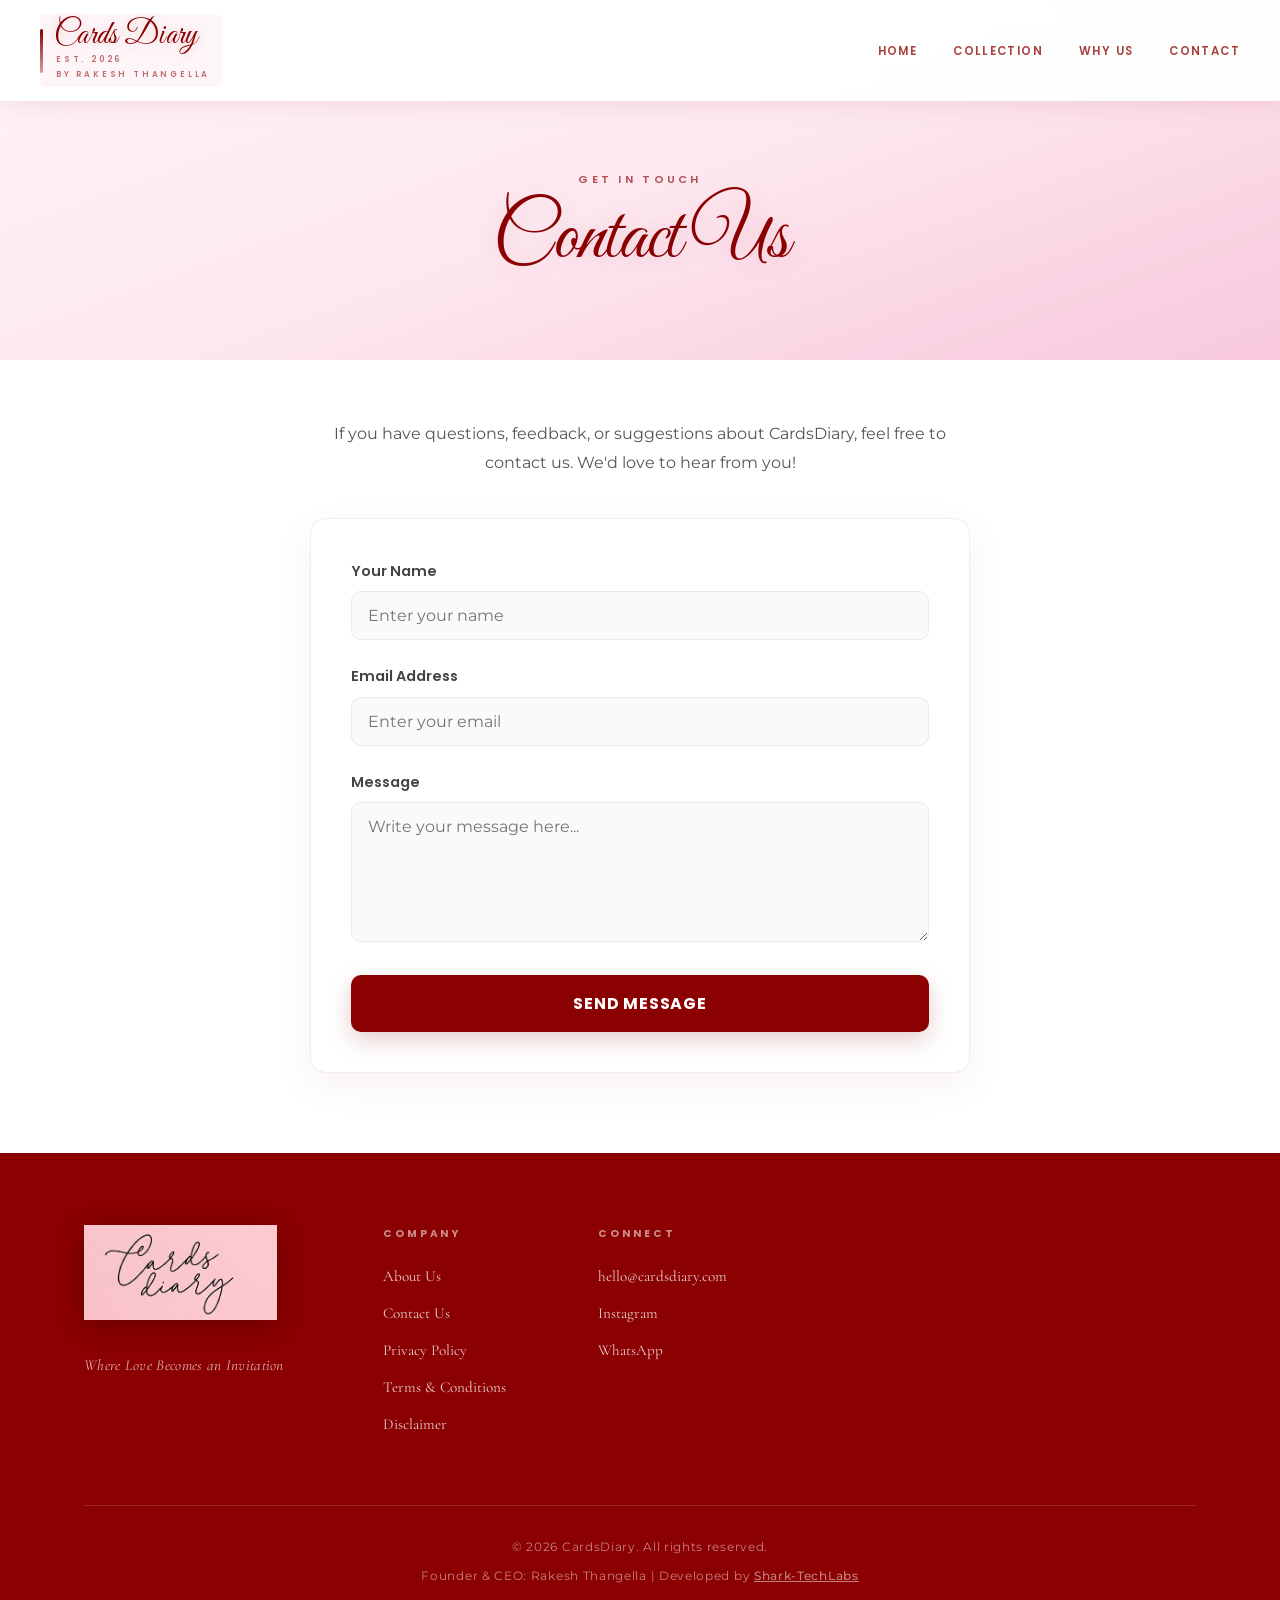
<file: contact-us.html>
<!DOCTYPE html>
<html lang="en">

<head>
    <meta charset="UTF-8" />
    <meta name="viewport" content="width=device-width, initial-scale=1">
    <title>CardsDiary - Premium Digital Invitation Cards</title>
    <meta name="description" content="Create beautiful wedding, birthday, baby shower and anniversary invitation cards online. Customize and download instantly.">
    <meta name="keywords" content="wedding invitation card maker, birthday invitation cards, baby shower cards, digital invitation cards">
    <link rel="preconnect" href="https://fonts.googleapis.com" />
    <link rel="preconnect" href="https://fonts.gstatic.com" crossorigin />
    <link
        href="https://fonts.googleapis.com/css2?family=Cormorant+Garamond:ital,wght@0,400;0,500;0,600;1,400;1,500&family=Great+Vibes&family=Montserrat:wght@300;400;500&family=Poppins:wght@600;700&display=swap"
        rel="stylesheet" />
    <link rel="stylesheet" href="style.css" />
    <style>
        .info-page-hero {
            min-height: 40vh;
            display: flex;
            align-items: center;
            justify-content: center;
            background: linear-gradient(160deg, #fff5f9 0%, var(--pink-light) 50%, var(--pink) 100%);
            padding-top: 100px;
            text-align: center;
        }

        .contact-section {
            max-width: 700px;
            margin: 0 auto;
            padding: 60px 20px 80px;
        }

        .contact-section p.support-msg {
            font-family: 'Montserrat', sans-serif;
            font-size: 1rem;
            line-height: 1.8;
            color: #555;
            text-align: center;
            margin-bottom: 40px;
        }

        .contact-form {
            background: #fff;
            border: 1px solid rgba(139, 0, 0, 0.08);
            border-radius: 16px;
            padding: 40px;
            box-shadow: 0 12px 40px rgba(139, 0, 0, 0.06);
        }

        .contact-form .form-group {
            margin-bottom: 24px;
        }

        .contact-form label {
            display: block;
            font-family: 'Poppins', sans-serif;
            font-weight: 600;
            font-size: 0.9rem;
            color: #444;
            margin-bottom: 8px;
        }

        .contact-form input[type="text"],
        .contact-form input[type="email"],
        .contact-form textarea {
            width: 100%;
            padding: 14px 16px;
            border: 1.5px solid #eaeaea;
            border-radius: 10px;
            font-family: 'Montserrat', sans-serif;
            font-size: 1rem;
            background: #fafafa;
            color: #333;
            transition: 0.3s;
            box-sizing: border-box;
        }

        .contact-form input:focus,
        .contact-form textarea:focus {
            border-color: var(--pink);
            background: #fff;
            outline: none;
            box-shadow: 0 0 0 3px rgba(248, 200, 220, 0.3);
        }

        .contact-form textarea {
            resize: vertical;
            min-height: 140px;
        }

        .contact-form .btn-send {
            width: 100%;
            padding: 16px;
            border: none;
            border-radius: 10px;
            background: var(--red);
            color: #fff;
            font-family: 'Poppins', sans-serif;
            font-weight: 700;
            font-size: 1rem;
            letter-spacing: 0.05em;
            text-transform: uppercase;
            cursor: pointer;
            transition: 0.3s;
            box-shadow: 0 8px 24px rgba(139, 0, 0, 0.2);
        }

        .contact-form .btn-send:hover {
            transform: translateY(-2px);
            box-shadow: 0 12px 32px rgba(139, 0, 0, 0.3);
        }

        .contact-form .success-msg {
            display: none;
            text-align: center;
            font-family: 'Cormorant Garamond', serif;
            font-size: 1.3rem;
            color: var(--red);
            margin-top: 20px;
        }
    </style>
</head>

<body>

    <!-- ========== NAVIGATION ========== -->
    <nav class="navbar scrolled" id="navbar">
        <div class="nav-brand">
            <a class="nav-brand-link" href="index.html" aria-label="Cards Diary">
                <span class="logo-script">Cards Diary</span>
                <span class="logo-tagline">Est. 2026</span>
                <span class="logo-tagline">By Rakesh Thangella</span>
            </a>
        </div>
        <ul class="nav-links" id="navLinks">
            <li><a href="index.html#hero">Home</a></li>
            <li><a href="index.html#collection">Collection</a></li>
            <li><a href="index.html#why-us">Why Us</a></li>
            <li><a href="index.html#contact">Contact</a></li>
        </ul>
        <button class="nav-toggle" id="navToggle" aria-label="Toggle navigation">
            <span></span><span></span><span></span>
        </button>
    </nav>

    <!-- ========== HERO ========== -->
    <header class="info-page-hero">
        <div class="container fade-up visible">
            <span class="section-label">Get In Touch</span>
            <h1 class="hero-brand-title" style="font-size: clamp(2.5rem, 7vw, 5rem);">Contact Us</h1>
        </div>
    </header>

    <!-- ========== CONTACT FORM ========== -->
    <section class="contact-section">
        <p class="support-msg">If you have questions, feedback, or suggestions about CardsDiary, feel free to contact
            us. We'd love to hear from you!</p>

        <div class="contact-form" id="contactForm">
            <div class="form-group">
                <label for="contactName">Your Name</label>
                <input type="text" id="contactName" placeholder="Enter your name" required />
            </div>
            <div class="form-group">
                <label for="contactEmail">Email Address</label>
                <input type="email" id="contactEmail" placeholder="Enter your email" required />
            </div>
            <div class="form-group">
                <label for="contactMessage">Message</label>
                <textarea id="contactMessage" placeholder="Write your message here..."></textarea>
            </div>
            <button class="btn-send" id="sendBtn" type="button">Send Message</button>
            <p class="success-msg" id="successMsg">Thank you! Your message has been sent successfully. ✨</p>
        </div>
    </section>

    <!-- ========== FOOTER ========== -->
    <footer class="footer">
        <div class="container">
            <div class="footer-top">
                <div class="footer-brand">
                    <div class="footer-logo-container">
                        <img src="logo2.png" alt="Cards Diary Logo" class="footer-logo-img" loading="lazy" />
                    </div>
                    <p class="footer-tagline">Where Love Becomes an Invitation</p>
                </div>
                <div class="footer-links-group">
                    <h4>Company</h4>
                    <ul>
                        <li><a href="about-us.html">About Us</a></li>
                        <li><a href="contact-us.html">Contact Us</a></li>
                        <li><a href="privacy-policy.html">Privacy Policy</a></li>
                        <li><a href="terms-conditions.html">Terms &amp; Conditions</a></li>
                        <li><a href="disclaimer.html">Disclaimer</a></li>
                    </ul>
                </div>
                <div class="footer-links-group">
                    <h4>Connect</h4>
                    <ul>
                        <li><a href="mailto:hello@cardsdiary.com">hello@cardsdiary.com</a></li>
                        <li><a href="https://www.instagram.com/cardsdiary">Instagram</a></li>
                        <li><a href="https://whatsapp.com/channel/0029VbChhEWL7UVbH2Jw502R">WhatsApp</a></li>
                    </ul>
                </div>
            </div>
            <div class="footer-bottom" style="flex-direction: column; gap: 10px;">
                <p>&copy; 2026 CardsDiary. All rights reserved.</p>
                <p>Founder &amp; CEO: Rakesh Thangella | Developed by <a href="https://shark-techlabs.netlify.app/" target="_blank" rel="noopener noreferrer" style="color: inherit; text-decoration: underline; font-weight: 500;">Shark-TechLabs</a></p>
            </div>
        </div>
    </footer>

    <script>
        // Mobile Nav Toggle
        const navToggle = document.getElementById('navToggle');
        const navLinks = document.getElementById('navLinks');
        if (navToggle) {
            navToggle.addEventListener('click', () => {
                navLinks.classList.toggle('open');
            });
        }

        // Simple send button interaction
        document.getElementById('sendBtn').addEventListener('click', () => {
            const name = document.getElementById('contactName').value.trim();
            const email = document.getElementById('contactEmail').value.trim();
            const message = document.getElementById('contactMessage').value.trim();

            if (name && email && message) {
                document.getElementById('successMsg').style.display = 'block';
                document.getElementById('contactName').value = '';
                document.getElementById('contactEmail').value = '';
                document.getElementById('contactMessage').value = '';
            } else {
                alert('Please fill in all fields before sending.');
            }
        });
    </script>
</body>

</html>
</file>
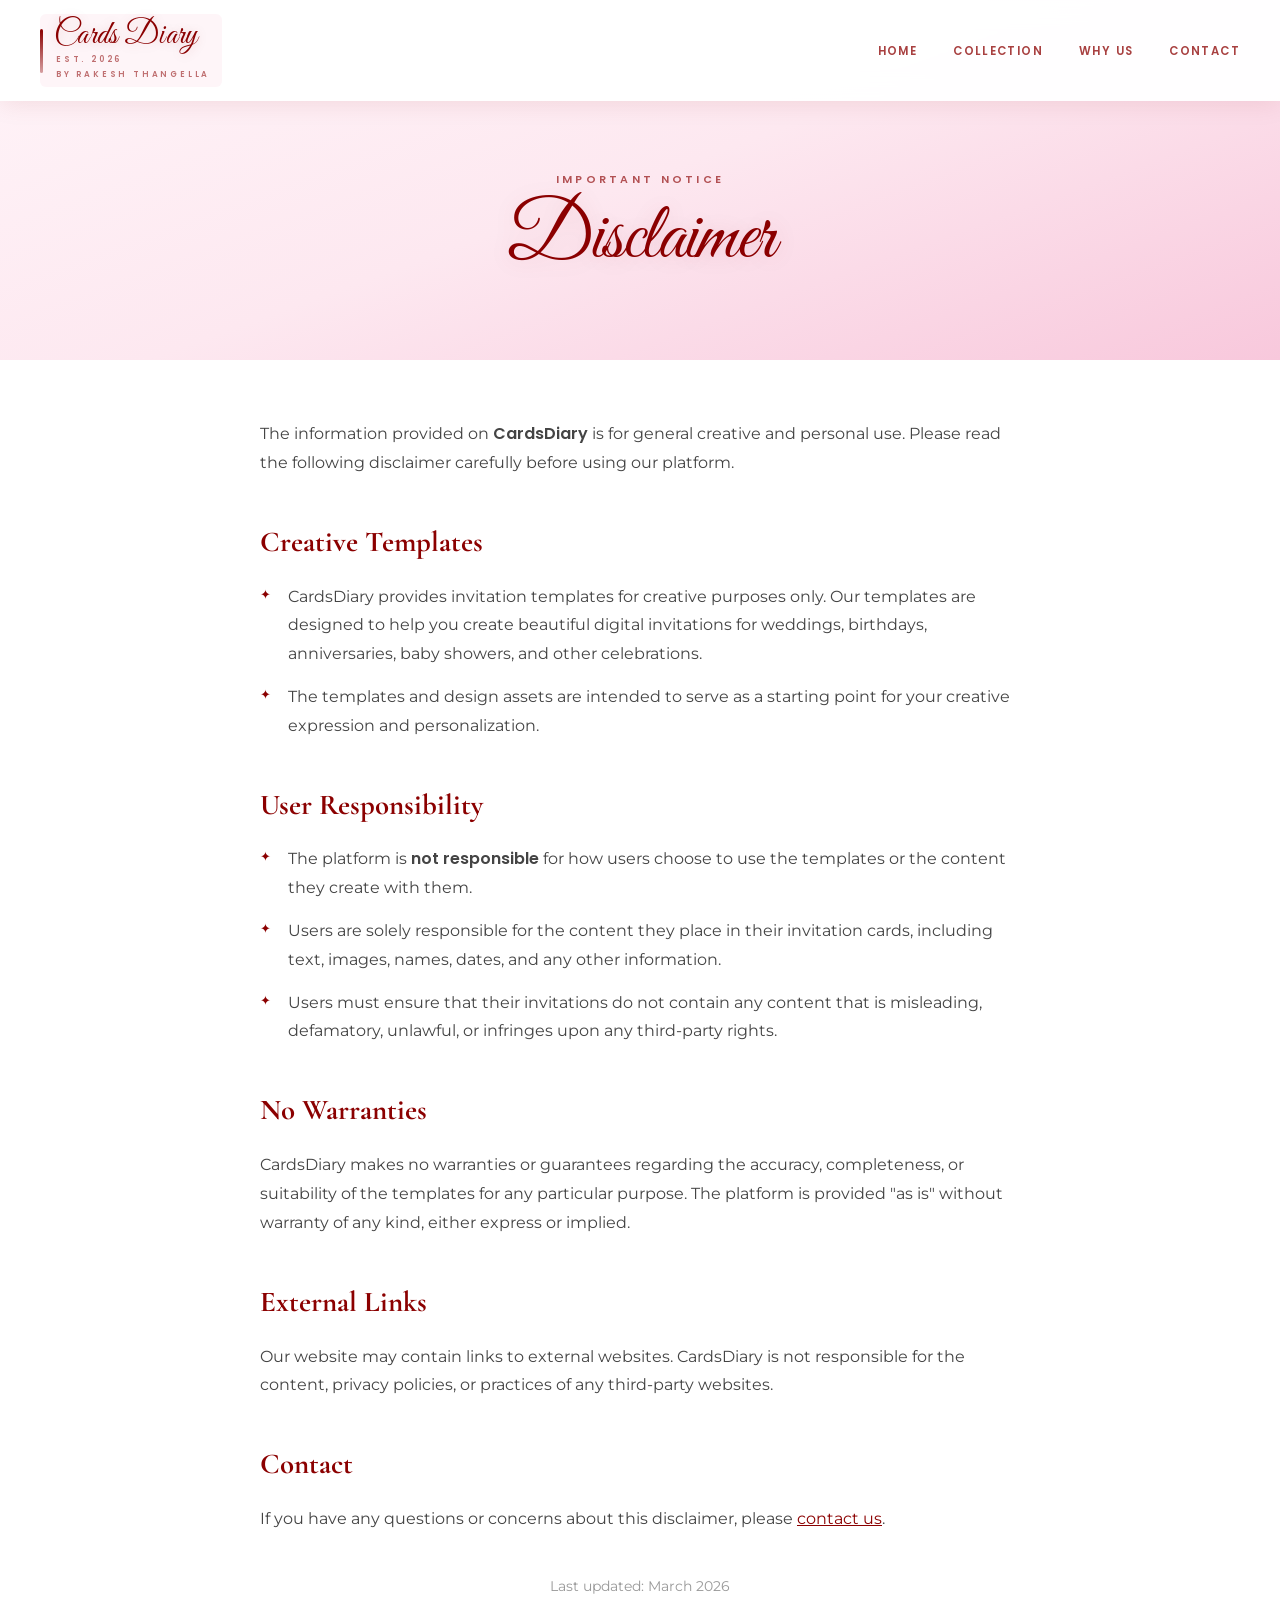
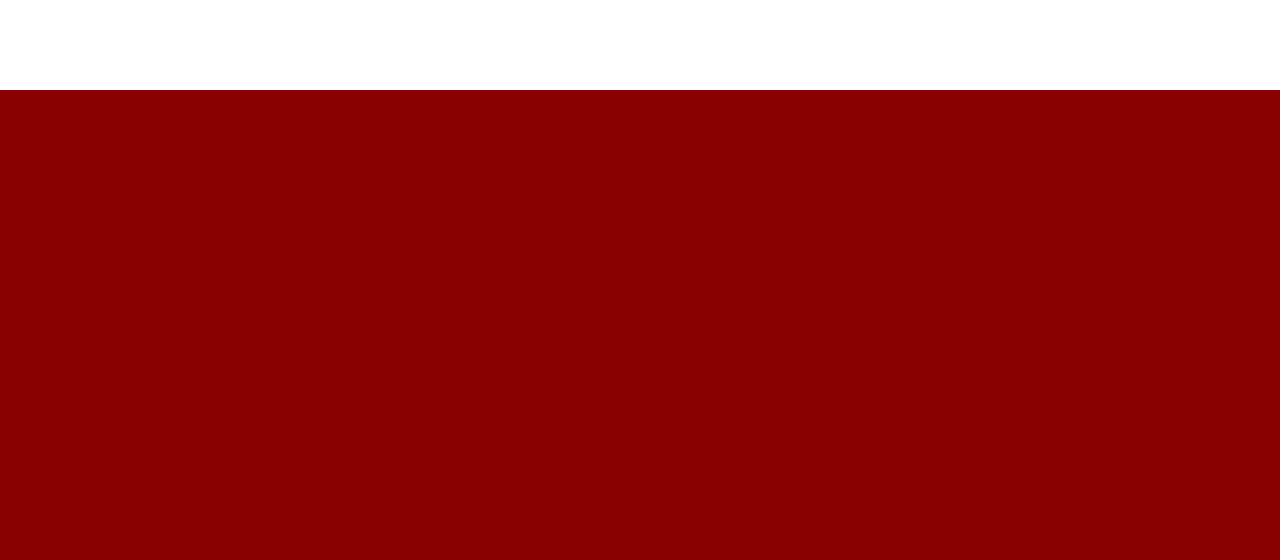
<file: disclaimer.html>
<!DOCTYPE html>
<html lang="en">

<head>
    <meta charset="UTF-8" />
    <meta name="viewport" content="width=device-width, initial-scale=1">
    <title>CardsDiary - Premium Digital Invitation Cards</title>
    <meta name="description" content="Create beautiful wedding, birthday, baby shower and anniversary invitation cards online. Customize and download instantly.">
    <meta name="keywords" content="wedding invitation card maker, birthday invitation cards, baby shower cards, digital invitation cards">
    <link rel="preconnect" href="https://fonts.googleapis.com" />
    <link rel="preconnect" href="https://fonts.gstatic.com" crossorigin />
    <link
        href="https://fonts.googleapis.com/css2?family=Cormorant+Garamond:ital,wght@0,400;0,500;0,600;1,400;1,500&family=Great+Vibes&family=Montserrat:wght@300;400;500&family=Poppins:wght@600;700&display=swap"
        rel="stylesheet" />
    <link rel="stylesheet" href="style.css" />
    <style>
        .info-page-hero {
            min-height: 40vh;
            display: flex;
            align-items: center;
            justify-content: center;
            background: linear-gradient(160deg, #fff5f9 0%, var(--pink-light) 50%, var(--pink) 100%);
            padding-top: 100px;
            text-align: center;
        }

        .info-content {
            max-width: 800px;
            margin: 0 auto;
            padding: 60px 20px 80px;
        }

        .info-content h2 {
            font-family: 'Cormorant Garamond', serif;
            font-size: 1.8rem;
            color: var(--red);
            margin-bottom: 16px;
            margin-top: 40px;
        }

        .info-content p,
        .info-content li {
            font-family: 'Montserrat', sans-serif;
            font-size: 1rem;
            line-height: 1.8;
            color: #444;
            margin-bottom: 12px;
        }

        .info-content ul {
            list-style: none;
            padding: 0;
        }

        .info-content ul li {
            position: relative;
            padding-left: 28px;
            margin-bottom: 14px;
        }

        .info-content ul li::before {
            content: '✦';
            position: absolute;
            left: 0;
            top: 0;
            color: var(--red);
            font-size: 0.8rem;
        }

        .info-content .last-updated {
            font-size: 0.85rem;
            color: #999;
            text-align: center;
            margin-top: 40px;
            font-family: 'Montserrat', sans-serif;
        }
    </style>
</head>

<body>

    <!-- ========== NAVIGATION ========== -->
    <nav class="navbar scrolled" id="navbar">
        <div class="nav-brand">
            <a class="nav-brand-link" href="index.html" aria-label="Cards Diary">
                <span class="logo-script">Cards Diary</span>
                <span class="logo-tagline">Est. 2026</span>
                <span class="logo-tagline">By Rakesh Thangella</span>
            </a>
        </div>
        <ul class="nav-links" id="navLinks">
            <li><a href="index.html#hero">Home</a></li>
            <li><a href="index.html#collection">Collection</a></li>
            <li><a href="index.html#why-us">Why Us</a></li>
            <li><a href="index.html#contact">Contact</a></li>
        </ul>
        <button class="nav-toggle" id="navToggle" aria-label="Toggle navigation">
            <span></span><span></span><span></span>
        </button>
    </nav>

    <!-- ========== HERO ========== -->
    <header class="info-page-hero">
        <div class="container fade-up visible">
            <span class="section-label">Important Notice</span>
            <h1 class="hero-brand-title" style="font-size: clamp(2.5rem, 7vw, 5rem);">Disclaimer</h1>
        </div>
    </header>

    <!-- ========== CONTENT ========== -->
    <section class="info-content">
        <p>The information provided on <strong>CardsDiary</strong> is for general creative and personal use. Please read
            the following disclaimer carefully before using our platform.</p>

        <h2>Creative Templates</h2>
        <ul>
            <li>CardsDiary provides invitation templates for creative purposes only. Our templates are designed to help
                you create beautiful digital invitations for weddings, birthdays, anniversaries, baby showers, and other
                celebrations.</li>
            <li>The templates and design assets are intended to serve as a starting point for your creative expression
                and personalization.</li>
        </ul>

        <h2>User Responsibility</h2>
        <ul>
            <li>The platform is <strong>not responsible</strong> for how users choose to use the templates or the content
                they create with them.</li>
            <li>Users are solely responsible for the content they place in their invitation cards, including text,
                images, names, dates, and any other information.</li>
            <li>Users must ensure that their invitations do not contain any content that is misleading, defamatory,
                unlawful, or infringes upon any third-party rights.</li>
        </ul>

        <h2>No Warranties</h2>
        <p>CardsDiary makes no warranties or guarantees regarding the accuracy, completeness, or suitability of the
            templates for any particular purpose. The platform is provided "as is" without warranty of any kind, either
            express or implied.</p>

        <h2>External Links</h2>
        <p>Our website may contain links to external websites. CardsDiary is not responsible for the content, privacy
            policies, or practices of any third-party websites.</p>

        <h2>Contact</h2>
        <p>If you have any questions or concerns about this disclaimer, please <a href="contact-us.html"
                style="color: var(--red); text-decoration: underline;">contact us</a>.</p>

        <p class="last-updated">Last updated: March 2026</p>
    </section>

    <!-- ========== FOOTER ========== -->
    <footer class="footer">
        <div class="container">
            <div class="footer-top">
                <div class="footer-brand">
                    <div class="footer-logo-container">
                        <img src="logo2.png" alt="Cards Diary Logo" class="footer-logo-img" loading="lazy" />
                    </div>
                    <p class="footer-tagline">Where Love Becomes an Invitation</p>
                </div>
                <div class="footer-links-group">
                    <h4>Company</h4>
                    <ul>
                        <li><a href="about-us.html">About Us</a></li>
                        <li><a href="contact-us.html">Contact Us</a></li>
                        <li><a href="privacy-policy.html">Privacy Policy</a></li>
                        <li><a href="terms-conditions.html">Terms &amp; Conditions</a></li>
                        <li><a href="disclaimer.html">Disclaimer</a></li>
                    </ul>
                </div>
                <div class="footer-links-group">
                    <h4>Connect</h4>
                    <ul>
                        <li><a href="mailto:hello@cardsdiary.com">hello@cardsdiary.com</a></li>
                        <li><a href="https://www.instagram.com/cardsdiary">Instagram</a></li>
                        <li><a href="https://whatsapp.com/channel/0029VbChhEWL7UVbH2Jw502R">WhatsApp</a></li>
                    </ul>
                </div>
            </div>
            <div class="footer-bottom" style="flex-direction: column; gap: 10px;">
                <p>&copy; 2026 CardsDiary. All rights reserved.</p>
                <p>Founder &amp; CEO: Rakesh Thangella | Developed by <a href="https://shark-techlabs.netlify.app/" target="_blank" rel="noopener noreferrer" style="color: inherit; text-decoration: underline; font-weight: 500;">Shark-TechLabs</a></p>
            </div>
        </div>
    </footer>

    <script>
        const navToggle = document.getElementById('navToggle');
        const navLinks = document.getElementById('navLinks');
        if (navToggle) {
            navToggle.addEventListener('click', () => {
                navLinks.classList.toggle('open');
            });
        }
    </script>
</body>

</html>
</file>
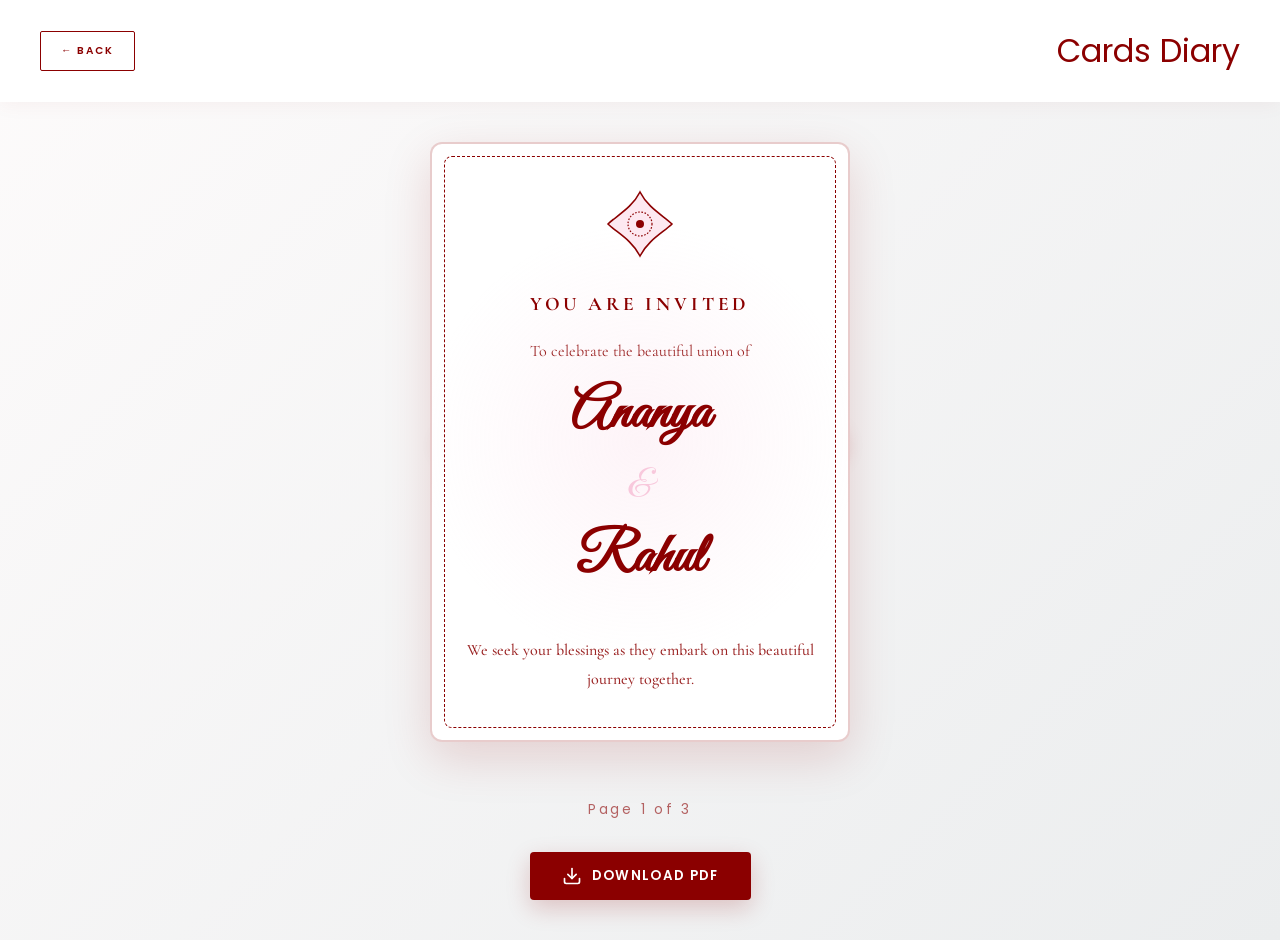
<file: preview.html>
<!DOCTYPE html>
<html lang="en">

<head>
    <meta charset="UTF-8" />
    <meta name="viewport" content="width=device-width, initial-scale=1">
    <title>CardsDiary - Premium Digital Invitation Cards</title>
    <meta name="description" content="Create beautiful wedding, birthday, baby shower and anniversary invitation cards online. Customize and download instantly.">
    <meta name="keywords" content="wedding invitation card maker, birthday invitation cards, baby shower cards, digital invitation cards">
    <link rel="preconnect" href="https://fonts.googleapis.com" />
    <link rel="preconnect" href="https://fonts.gstatic.com" crossorigin />
    <link
        href="https://fonts.googleapis.com/css2?family=Cormorant+Garamond:ital,wght@0,400;0,500;0,600;1,400;1,500&family=Great+Vibes&family=Montserrat:wght@300;400;500&family=Poppins:wght@600;700&display=swap"
        rel="stylesheet" />
    <link rel="stylesheet" href="style.css" />
    <style>
        body {
            background: linear-gradient(135deg, #fdfbfb 0%, #ebedee 100%);
            min-height: 100vh;
            display: flex;
            flex-direction: column;
        }

        .preview-header {
            padding: 24px 40px;
            background: var(--white);
            box-shadow: 0 2px 20px rgba(139, 0, 0, 0.05);
            display: flex;
            justify-content: space-between;
            align-items: center;
        }

        .preview-header-title {
            font-family: var(--font-poppins);
            color: var(--red);
            font-size: 1.2rem;
        }

        .preview-container {
            flex: 1;
            display: flex;
            flex-direction: column;
            align-items: center;
            justify-content: center;
            padding: 40px 20px;
            position: relative;
        }

        /* Card Container structure */
        .card-viewer {
            position: relative;
            width: 100%;
            max-width: 420px;
            height: 600px;
            perspective: 1500px;
            margin-bottom: 40px;
        }

        /* Each Card Page */
        .card-page {
            position: absolute;
            inset: 0;
            background: var(--white);
            border-radius: 12px;
            box-shadow: 0 16px 48px rgba(139, 0, 0, 0.15);
            border: 2px solid rgba(139, 0, 0, 0.2);
            padding: 40px 30px;
            display: flex;
            flex-direction: column;
            align-items: center;
            text-align: center;
            /* Floral watermark background */
            background-image: radial-gradient(circle at center, rgba(248, 200, 220, 0.2) 0%, transparent 60%);

            backface-visibility: hidden;
            transition: transform 0.8s cubic-bezier(0.645, 0.045, 0.355, 1), opacity 0.8s;
            opacity: 0;
            transform: rotateY(90deg);
            z-index: 1;
        }

        .card-page.active {
            opacity: 1;
            transform: rotateY(0deg);
            z-index: 5;
        }

        .card-page.prev {
            opacity: 0;
            transform: rotateY(-90deg);
            z-index: 1;
        }

        /* Indian Design Elements */
        .page-border {
            position: absolute;
            inset: 12px;
            border: 1px dashed var(--red);
            border-radius: 8px;
            pointer-events: none;
        }

        .indian-motif {
            width: 80px;
            height: 80px;
            margin-bottom: 24px;
            color: var(--red);
        }

        .card-page h2 {
            font-family: var(--font-script);
            font-size: 3.5rem;
            color: var(--red);
            margin: 20px 0;
            line-height: 1;
        }

        .card-page h3 {
            font-family: var(--font-serif);
            font-size: 1.2rem;
            text-transform: uppercase;
            letter-spacing: 0.2em;
            color: var(--red);
            margin-bottom: 16px;
        }

        .card-page p {
            font-family: var(--font-serif);
            font-size: 1rem;
            color: var(--red);
            line-height: 1.8;
            opacity: 0.85;
        }

        .ampersand {
            font-family: var(--font-script);
            font-size: 2.5rem;
            color: var(--pink);
            margin: -10px 0;
        }

        /* Controls */
        .card-controls {
            display: flex;
            align-items: center;
            gap: 24px;
            position: absolute;
            top: 50%;
            transform: translateY(-50%);
            width: 100%;
            max-width: 600px;
            justify-content: space-between;
            pointer-events: none;
        }

        .nav-arrow {
            width: 50px;
            height: 50px;
            border-radius: 50%;
            background: var(--white);
            border: 1.5px solid var(--red);
            color: var(--red);
            display: flex;
            align-items: center;
            justify-content: center;
            font-size: 1.5rem;
            cursor: pointer;
            pointer-events: auto;
            transition: var(--transition);
            box-shadow: 0 4px 16px rgba(139, 0, 0, 0.1);
        }

        .nav-arrow:hover:not(:disabled) {
            background: var(--red);
            color: var(--white);
            transform: scale(1.1);
        }

        .nav-arrow:disabled {
            opacity: 0.3;
            cursor: not-allowed;
            border-color: rgba(139, 0, 0, 0.2);
            color: rgba(139, 0, 0, 0.2);
        }

        .action-bar {
            display: flex;
            gap: 16px;
        }

        .btn-download {
            background: var(--red);
            color: var(--white);
            font-family: var(--font-poppins);
            font-weight: 600;
            letter-spacing: 0.1em;
            text-transform: uppercase;
            padding: 14px 32px;
            border-radius: 4px;
            border: none;
            cursor: pointer;
            display: flex;
            align-items: center;
            gap: 10px;
            transition: var(--transition);
            box-shadow: 0 8px 24px rgba(139, 0, 0, 0.2);
        }

        .btn-download:hover {
            transform: translateY(-3px);
            box-shadow: 0 12px 32px rgba(139, 0, 0, 0.3);
        }

        .page-indicator {
            font-family: var(--font-poppins);
            font-size: 0.85rem;
            color: var(--red);
            opacity: 0.6;
            margin-top: 16px;
            letter-spacing: 0.2em;
        }

        @media (max-width: 700px) {
            .card-viewer {
                max-width: 340px;
                height: 520px;
            }

            .card-controls {
                top: auto;
                bottom: -80px;
                max-width: 200px;
            }

            .action-bar {
                margin-top: 60px;
            }
        }
    </style>
</head>

<body>

    <header class="preview-header">
        <a href="javascript:history.back()" class="btn-outline" style="padding: 10px 20px; font-size: 0.65rem;">&larr;
            Back</a>
        <div class="preview-header-title script" style="font-size: 2rem; margin: 0;">Cards Diary</div>
    </header>

    <main class="preview-container">
        <div class="card-viewer" id="cardViewer">

            <!-- Page 1: Cover -->
            <div class="card-page active" data-index="0">
                <div class="page-border"></div>
                <svg class="indian-motif" viewBox="0 0 100 100" fill="none">
                    <path d="M50 10 C60 30 80 40 90 50 C80 60 60 70 50 90 C40 70 20 60 10 50 C20 40 40 30 50 10 Z"
                        stroke="currentColor" stroke-width="2" fill="var(--pink-light)" />
                    <circle cx="50" cy="50" r="15" stroke="currentColor" stroke-width="1.5" stroke-dasharray="2 2" />
                    <circle cx="50" cy="50" r="5" fill="currentColor" />
                </svg>
                <h3>You are Invited</h3>
                <p>To celebrate the beautiful union of</p>
                <h2>Ananya</h2>
                <div class="ampersand">&</div>
                <h2>Rahul</h2>
                <p style="margin-top: 30px; font-weight: 500;">We seek your blessings as they embark on this beautiful
                    journey together.</p>
            </div>

            <!-- Page 2: Haldi/Mehendi -->
            <div class="card-page" data-index="1">
                <div class="page-border"></div>
                <!-- Floral Motif -->
                <svg class="indian-motif" style="width: 60px; height: 60px;" viewBox="0 0 64 64" fill="none">
                    <path d="M32 10 Q40 20 50 32 Q40 44 32 54 Q24 44 14 32 Q24 20 32 10 Z" stroke="currentColor"
                        stroke-width="1.5" fill="var(--pink-light)" />
                    <path d="M32 32 L40 24 M32 32 L24 40 M32 32 L40 40 M32 32 L24 24" stroke="currentColor"
                        stroke-width="1.5" />
                </svg>
                <h3 style="color: var(--pink); font-family: var(--font-poppins); font-size: 0.9rem;">The Festivities
                </h3>

                <div style="margin: 24px 0;">
                    <h2 style="font-size: 2.2rem; margin: 0;">Haldi Ceremony</h2>
                    <p style="margin-top: 8px;"><strong>Friday, 25th September 2026</strong></p>
                    <p>10:00 AM onwards</p>
                    <p style="font-size: 0.85rem; margin-top: 4px;">At The Grand Courtyard, Taj Palace</p>
                </div>

                <div style="width: 40px; height: 1px; background: var(--pink); margin: 0 auto;"></div>

                <div style="margin: 24px 0;">
                    <h2 style="font-size: 2.2rem; margin: 0;">Mehendi & Sangeet</h2>
                    <p style="margin-top: 8px;"><strong>Friday, 25th September 2026</strong></p>
                    <p>6:00 PM onwards</p>
                    <p style="font-size: 0.85rem; margin-top: 4px;">The Royal Ballroom, Taj Palace</p>
                </div>
            </div>

            <!-- Page 3: Wedding -->
            <div class="card-page" data-index="2">
                <div class="page-border"></div>
                <svg class="indian-motif" style="width: 60px; height: 60px;" viewBox="0 0 64 64" fill="none">
                    <circle cx="32" cy="32" r="24" stroke="currentColor" stroke-width="1.5" />
                    <path d="M32 8 V20 M32 44 V56 M8 32 H20 M44 32 H56" stroke="currentColor" stroke-width="1.5" />
                    <circle cx="32" cy="32" r="10" fill="var(--pink-light)" stroke="currentColor" stroke-width="1.5" />
                </svg>
                <h3 style="color: var(--pink); font-family: var(--font-poppins); font-size: 0.9rem;">The Wedding</h3>

                <h2 style="font-size: 2.8rem; margin: 20px 0;">Muhurtham</h2>
                <p><strong>Saturday, 26th September 2026</strong></p>
                <p>11:45 AM</p>

                <div style="margin: 30px 0;">
                    <p
                        style="text-transform: uppercase; font-family: var(--font-poppins); font-size: 0.75rem; letter-spacing: 0.1em; color: var(--pink);">
                        Venue</p>
                    <p><strong>Taj Palace, New Delhi</strong></p>
                    <p style="font-size: 0.85rem;">Sardar Patel Marg, Diplomatic Enclave</p>
                </div>

                <p style="font-style: italic; margin-top: 20px;">Followed by Lunch</p>
            </div>

            <!-- Controls overlay -->
            <div class="card-controls">
                <button class="nav-arrow" id="prevBtn" disabled aria-label="Previous Page">&#8592;</button>
                <button class="nav-arrow" id="nextBtn" aria-label="Next Page">&#8594;</button>
            </div>

        </div>

        <div class="page-indicator" id="pageIndicator">Page 1 of 3</div>

        <div class="action-bar" style="margin-top: 30px;">
            <button class="btn-download" id="downloadBtn">
                <svg width="20" height="20" viewBox="0 0 24 24" fill="none" stroke="currentColor" stroke-width="2"
                    stroke-linecap="round" stroke-linejoin="round">
                    <path d="M21 15v4a2 2 0 0 1-2 2H5a2 2 0 0 1-2-2v-4"></path>
                    <polyline points="7 10 12 15 17 10"></polyline>
                    <line x1="12" y1="15" x2="12" y2="3"></line>
                </svg>
                Download PDF
            </button>
        </div>
    </main>

    <script>
        document.addEventListener('DOMContentLoaded', () => {
            const pages = document.querySelectorAll('.card-page');
            const prevBtn = document.getElementById('prevBtn');
            const nextBtn = document.getElementById('nextBtn');
            const pageIndicator = document.getElementById('pageIndicator');
            const downloadBtn = document.getElementById('downloadBtn');
            const totalPages = pages.length;
            let currentPage = 0;

            function updateCard() {
                pages.forEach((page, index) => {
                    page.classList.remove('active', 'prev');
                    if (index === currentPage) {
                        page.classList.add('active');
                    } else if (index < currentPage) {
                        page.classList.add('prev');
                    }
                });

                prevBtn.disabled = currentPage === 0;
                nextBtn.disabled = currentPage === totalPages - 1;
                pageIndicator.innerHTML = `Page ${currentPage + 1} of ${totalPages}`;
            }

            prevBtn.addEventListener('click', () => {
                if (currentPage > 0) {
                    currentPage--;
                    updateCard();
                }
            });

            nextBtn.addEventListener('click', () => {
                if (currentPage < totalPages - 1) {
                    currentPage++;
                    updateCard();
                }
            });

            downloadBtn.addEventListener('click', () => {
                const originalText = downloadBtn.innerHTML;
                downloadBtn.innerHTML = "Downloading...";
                setTimeout(() => {
                    downloadBtn.innerHTML = `<svg width="20" height="20" viewBox="0 0 24 24" fill="none" stroke="currentColor" stroke-width="2" stroke-linecap="round" stroke-linejoin="round"><path d="M22 11.08V12a10 10 0 1 1-5.93-9.14"></path><polyline points="22 4 12 14.01 9 11.01"></polyline></svg> Downloaded!`;
                    setTimeout(() => {
                        downloadBtn.innerHTML = originalText;
                    }, 3000);
                }, 1500);
            });
        });
    </script>
</body>

</html>
</file>
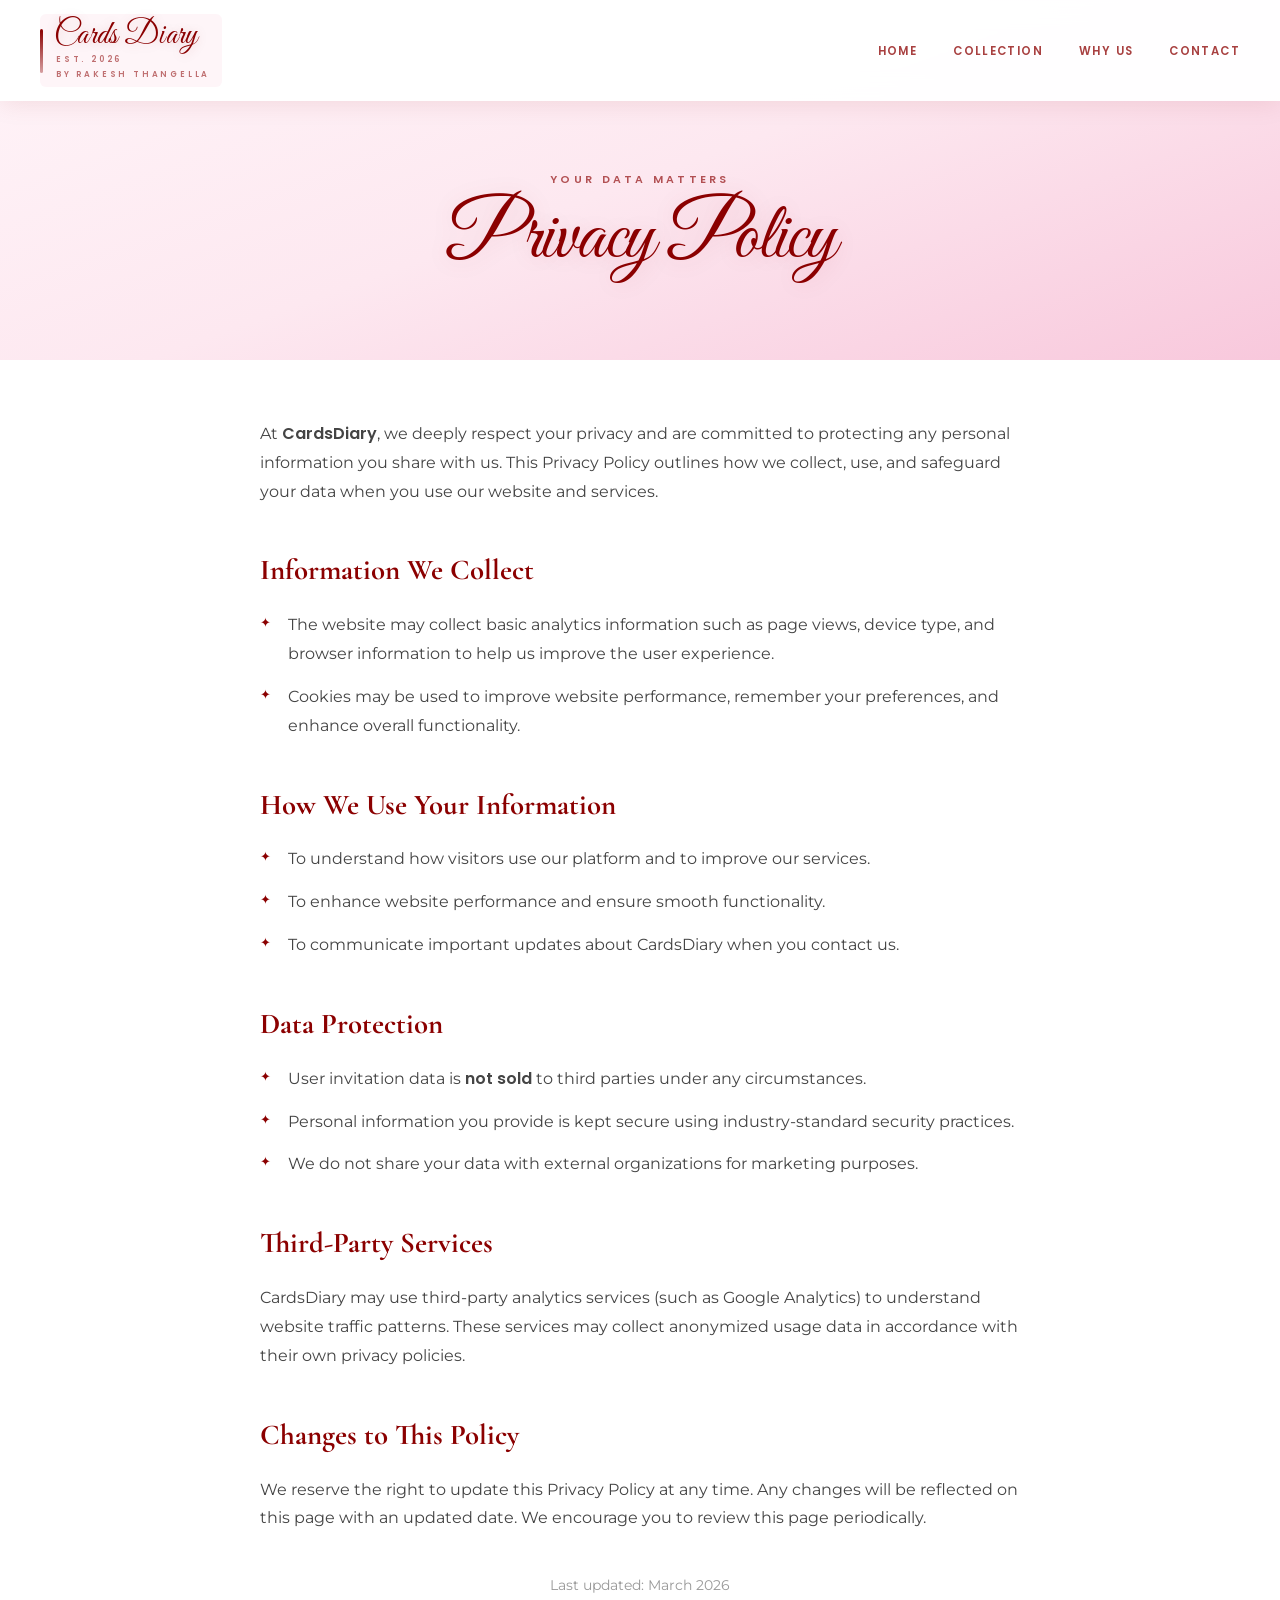
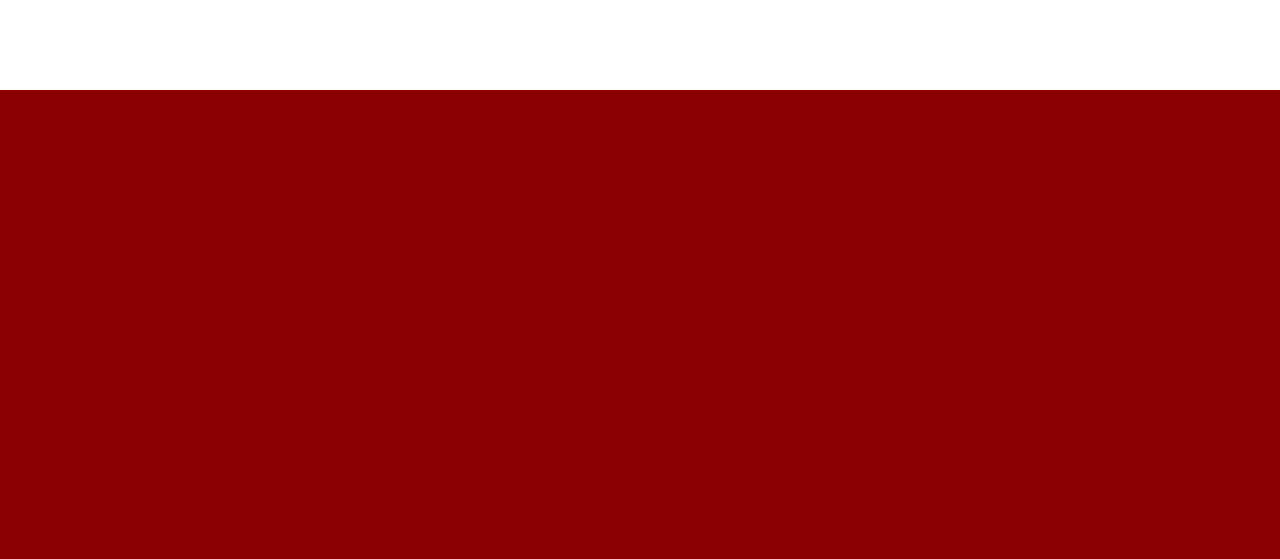
<file: privacy-policy.html>
<!DOCTYPE html>
<html lang="en">

<head>
    <meta charset="UTF-8" />
    <meta name="viewport" content="width=device-width, initial-scale=1">
    <title>CardsDiary - Premium Digital Invitation Cards</title>
    <meta name="description" content="Create beautiful wedding, birthday, baby shower and anniversary invitation cards online. Customize and download instantly.">
    <meta name="keywords" content="wedding invitation card maker, birthday invitation cards, baby shower cards, digital invitation cards">
    <link rel="preconnect" href="https://fonts.googleapis.com" />
    <link rel="preconnect" href="https://fonts.gstatic.com" crossorigin />
    <link
        href="https://fonts.googleapis.com/css2?family=Cormorant+Garamond:ital,wght@0,400;0,500;0,600;1,400;1,500&family=Great+Vibes&family=Montserrat:wght@300;400;500&family=Poppins:wght@600;700&display=swap"
        rel="stylesheet" />
    <link rel="stylesheet" href="style.css" />
    <style>
        .info-page-hero {
            min-height: 40vh;
            display: flex;
            align-items: center;
            justify-content: center;
            background: linear-gradient(160deg, #fff5f9 0%, var(--pink-light) 50%, var(--pink) 100%);
            padding-top: 100px;
            text-align: center;
        }

        .info-content {
            max-width: 800px;
            margin: 0 auto;
            padding: 60px 20px 80px;
        }

        .info-content h2 {
            font-family: 'Cormorant Garamond', serif;
            font-size: 1.8rem;
            color: var(--red);
            margin-bottom: 16px;
            margin-top: 40px;
        }

        .info-content p,
        .info-content li {
            font-family: 'Montserrat', sans-serif;
            font-size: 1rem;
            line-height: 1.8;
            color: #444;
            margin-bottom: 12px;
        }

        .info-content ul {
            list-style: none;
            padding: 0;
        }

        .info-content ul li {
            position: relative;
            padding-left: 28px;
            margin-bottom: 14px;
        }

        .info-content ul li::before {
            content: '✦';
            position: absolute;
            left: 0;
            top: 0;
            color: var(--red);
            font-size: 0.8rem;
        }

        .info-content .last-updated {
            font-size: 0.85rem;
            color: #999;
            text-align: center;
            margin-top: 40px;
            font-family: 'Montserrat', sans-serif;
        }
    </style>
</head>

<body>

    <!-- ========== NAVIGATION ========== -->
    <nav class="navbar scrolled" id="navbar">
        <div class="nav-brand">
            <a class="nav-brand-link" href="index.html" aria-label="Cards Diary">
                <span class="logo-script">Cards Diary</span>
                <span class="logo-tagline">Est. 2026</span>
                <span class="logo-tagline">By Rakesh Thangella</span>
            </a>
        </div>
        <ul class="nav-links" id="navLinks">
            <li><a href="index.html#hero">Home</a></li>
            <li><a href="index.html#collection">Collection</a></li>
            <li><a href="index.html#why-us">Why Us</a></li>
            <li><a href="index.html#contact">Contact</a></li>
        </ul>
        <button class="nav-toggle" id="navToggle" aria-label="Toggle navigation">
            <span></span><span></span><span></span>
        </button>
    </nav>

    <!-- ========== HERO ========== -->
    <header class="info-page-hero">
        <div class="container fade-up visible">
            <span class="section-label">Your Data Matters</span>
            <h1 class="hero-brand-title" style="font-size: clamp(2.5rem, 7vw, 5rem);">Privacy Policy</h1>
        </div>
    </header>

    <!-- ========== CONTENT ========== -->
    <section class="info-content">
        <p>At <strong>CardsDiary</strong>, we deeply respect your privacy and are committed to protecting any personal
            information you share with us. This Privacy Policy outlines how we collect, use, and safeguard your data when
            you use our website and services.</p>

        <h2>Information We Collect</h2>
        <ul>
            <li>The website may collect basic analytics information such as page views, device type, and browser
                information to help us improve the user experience.</li>
            <li>Cookies may be used to improve website performance, remember your preferences, and enhance overall
                functionality.</li>
        </ul>

        <h2>How We Use Your Information</h2>
        <ul>
            <li>To understand how visitors use our platform and to improve our services.</li>
            <li>To enhance website performance and ensure smooth functionality.</li>
            <li>To communicate important updates about CardsDiary when you contact us.</li>
        </ul>

        <h2>Data Protection</h2>
        <ul>
            <li>User invitation data is <strong>not sold</strong> to third parties under any circumstances.</li>
            <li>Personal information you provide is kept secure using industry-standard security practices.</li>
            <li>We do not share your data with external organizations for marketing purposes.</li>
        </ul>

        <h2>Third-Party Services</h2>
        <p>CardsDiary may use third-party analytics services (such as Google Analytics) to understand website traffic
            patterns. These services may collect anonymized usage data in accordance with their own privacy policies.</p>

        <h2>Changes to This Policy</h2>
        <p>We reserve the right to update this Privacy Policy at any time. Any changes will be reflected on this page
            with an updated date. We encourage you to review this page periodically.</p>

        <p class="last-updated">Last updated: March 2026</p>
    </section>

    <!-- ========== FOOTER ========== -->
    <footer class="footer">
        <div class="container">
            <div class="footer-top">
                <div class="footer-brand">
                    <div class="footer-logo-container">
                        <img src="logo2.png" alt="Cards Diary Logo" class="footer-logo-img" loading="lazy" />
                    </div>
                    <p class="footer-tagline">Where Love Becomes an Invitation</p>
                </div>
                <div class="footer-links-group">
                    <h4>Company</h4>
                    <ul>
                        <li><a href="about-us.html">About Us</a></li>
                        <li><a href="contact-us.html">Contact Us</a></li>
                        <li><a href="privacy-policy.html">Privacy Policy</a></li>
                        <li><a href="terms-conditions.html">Terms &amp; Conditions</a></li>
                        <li><a href="disclaimer.html">Disclaimer</a></li>
                    </ul>
                </div>
                <div class="footer-links-group">
                    <h4>Connect</h4>
                    <ul>
                        <li><a href="mailto:hello@cardsdiary.com">hello@cardsdiary.com</a></li>
                        <li><a href="https://www.instagram.com/cardsdiary">Instagram</a></li>
                        <li><a href="https://whatsapp.com/channel/0029VbChhEWL7UVbH2Jw502R">WhatsApp</a></li>
                    </ul>
                </div>
            </div>
            <div class="footer-bottom" style="flex-direction: column; gap: 10px;">
                <p>&copy; 2026 CardsDiary. All rights reserved.</p>
                <p>Founder &amp; CEO: Rakesh Thangella | Developed by <a href="https://shark-techlabs.netlify.app/" target="_blank" rel="noopener noreferrer" style="color: inherit; text-decoration: underline; font-weight: 500;">Shark-TechLabs</a></p>
            </div>
        </div>
    </footer>

    <script>
        const navToggle = document.getElementById('navToggle');
        const navLinks = document.getElementById('navLinks');
        if (navToggle) {
            navToggle.addEventListener('click', () => {
                navLinks.classList.toggle('open');
            });
        }
    </script>
</body>

</html>
</file>
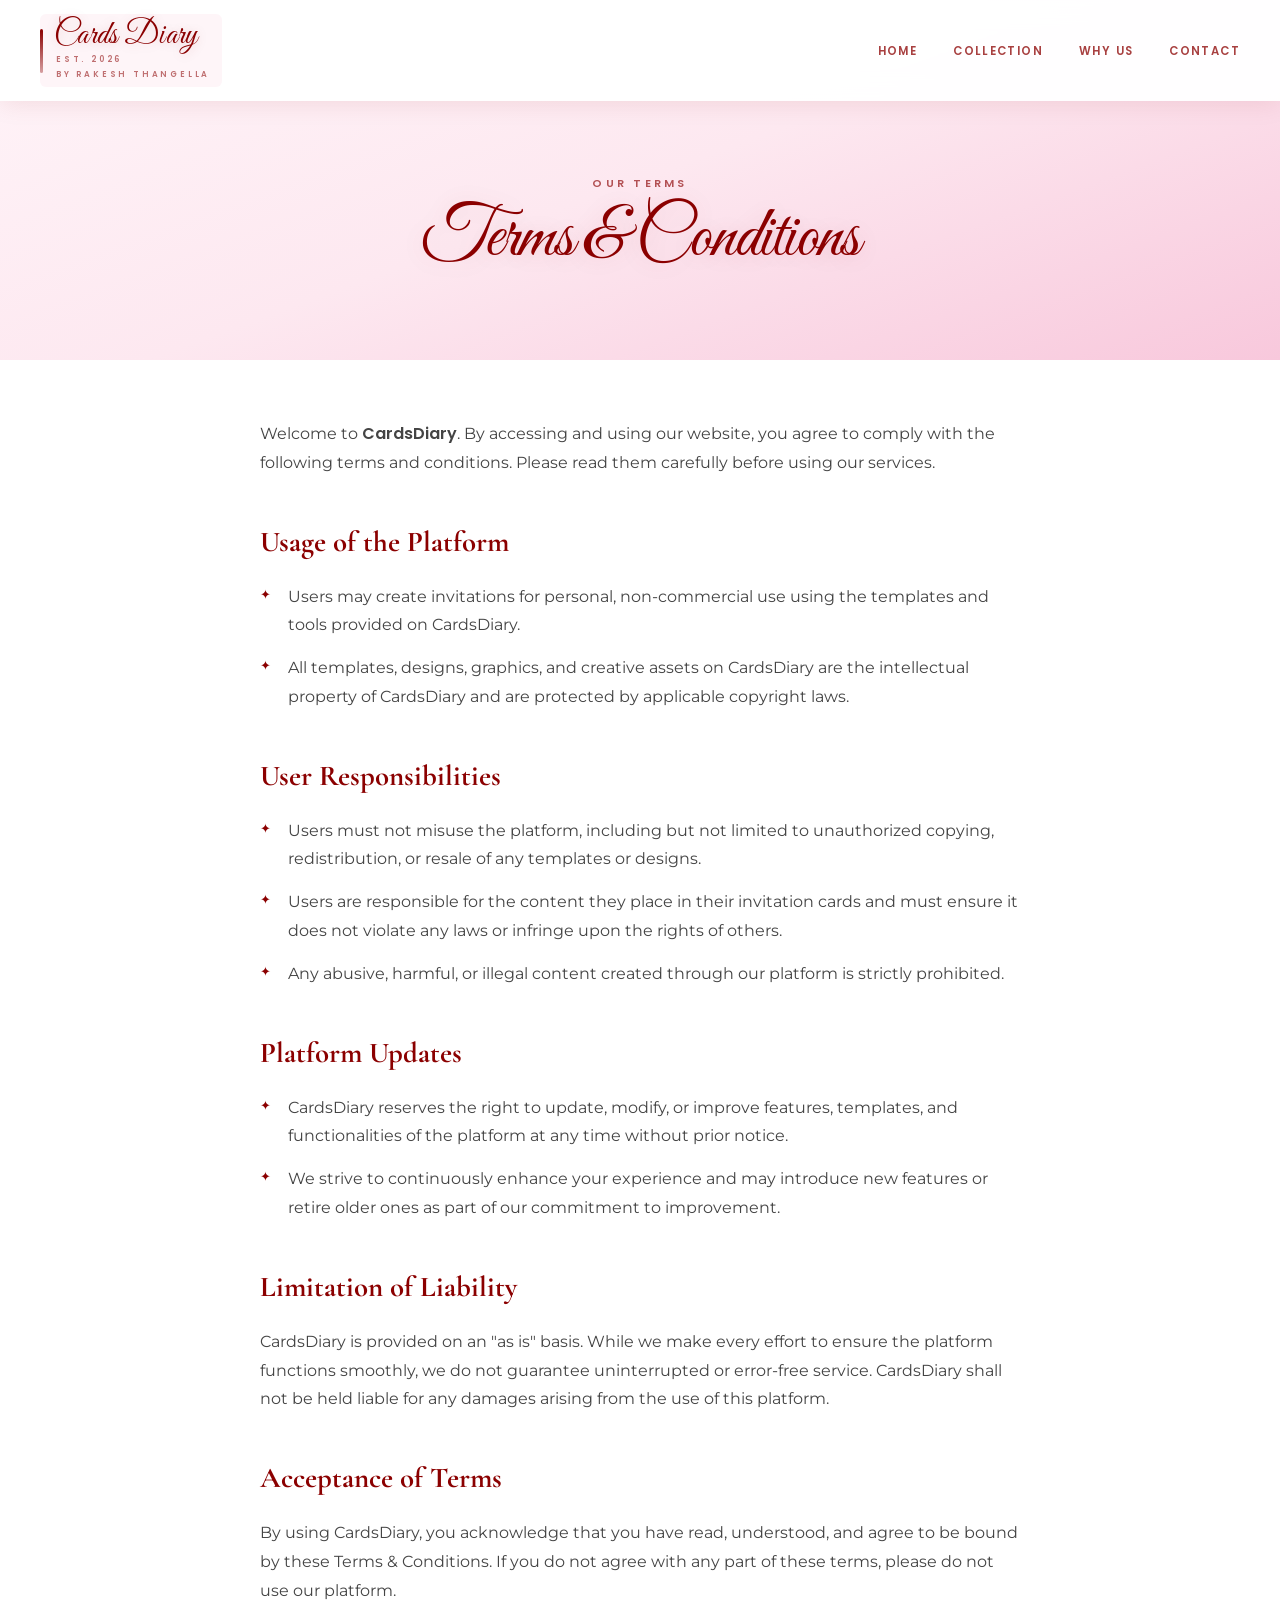
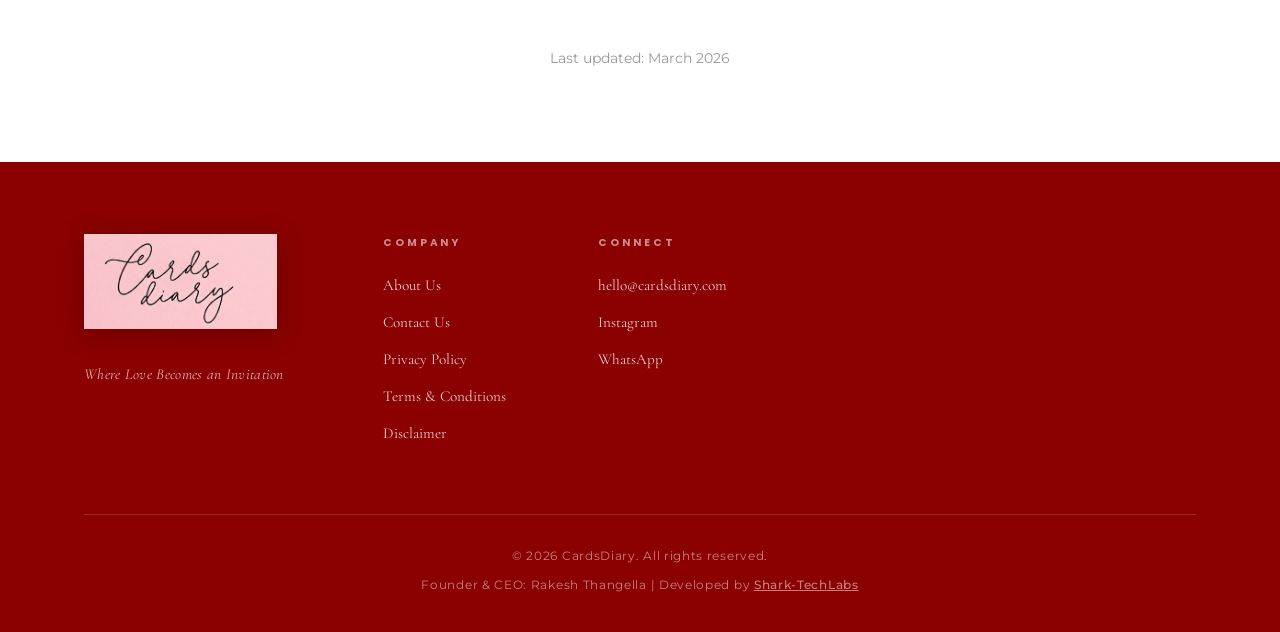
<file: terms-conditions.html>
<!DOCTYPE html>
<html lang="en">

<head>
    <meta charset="UTF-8" />
    <meta name="viewport" content="width=device-width, initial-scale=1">
    <title>CardsDiary - Premium Digital Invitation Cards</title>
    <meta name="description" content="Create beautiful wedding, birthday, baby shower and anniversary invitation cards online. Customize and download instantly.">
    <meta name="keywords" content="wedding invitation card maker, birthday invitation cards, baby shower cards, digital invitation cards">
    <link rel="preconnect" href="https://fonts.googleapis.com" />
    <link rel="preconnect" href="https://fonts.gstatic.com" crossorigin />
    <link
        href="https://fonts.googleapis.com/css2?family=Cormorant+Garamond:ital,wght@0,400;0,500;0,600;1,400;1,500&family=Great+Vibes&family=Montserrat:wght@300;400;500&family=Poppins:wght@600;700&display=swap"
        rel="stylesheet" />
    <link rel="stylesheet" href="style.css" />
    <style>
        .info-page-hero {
            min-height: 40vh;
            display: flex;
            align-items: center;
            justify-content: center;
            background: linear-gradient(160deg, #fff5f9 0%, var(--pink-light) 50%, var(--pink) 100%);
            padding-top: 100px;
            text-align: center;
        }

        .info-content {
            max-width: 800px;
            margin: 0 auto;
            padding: 60px 20px 80px;
        }

        .info-content h2 {
            font-family: 'Cormorant Garamond', serif;
            font-size: 1.8rem;
            color: var(--red);
            margin-bottom: 16px;
            margin-top: 40px;
        }

        .info-content p,
        .info-content li {
            font-family: 'Montserrat', sans-serif;
            font-size: 1rem;
            line-height: 1.8;
            color: #444;
            margin-bottom: 12px;
        }

        .info-content ul {
            list-style: none;
            padding: 0;
        }

        .info-content ul li {
            position: relative;
            padding-left: 28px;
            margin-bottom: 14px;
        }

        .info-content ul li::before {
            content: '✦';
            position: absolute;
            left: 0;
            top: 0;
            color: var(--red);
            font-size: 0.8rem;
        }

        .info-content .last-updated {
            font-size: 0.85rem;
            color: #999;
            text-align: center;
            margin-top: 40px;
            font-family: 'Montserrat', sans-serif;
        }
    </style>
</head>

<body>

    <!-- ========== NAVIGATION ========== -->
    <nav class="navbar scrolled" id="navbar">
        <div class="nav-brand">
            <a class="nav-brand-link" href="index.html" aria-label="Cards Diary">
                <span class="logo-script">Cards Diary</span>
                <span class="logo-tagline">Est. 2026</span>
                <span class="logo-tagline">By Rakesh Thangella</span>
            </a>
        </div>
        <ul class="nav-links" id="navLinks">
            <li><a href="index.html#hero">Home</a></li>
            <li><a href="index.html#collection">Collection</a></li>
            <li><a href="index.html#why-us">Why Us</a></li>
            <li><a href="index.html#contact">Contact</a></li>
        </ul>
        <button class="nav-toggle" id="navToggle" aria-label="Toggle navigation">
            <span></span><span></span><span></span>
        </button>
    </nav>

    <!-- ========== HERO ========== -->
    <header class="info-page-hero">
        <div class="container fade-up visible">
            <span class="section-label">Our Terms</span>
            <h1 class="hero-brand-title" style="font-size: clamp(2.2rem, 6vw, 4.5rem);">Terms &amp; Conditions</h1>
        </div>
    </header>

    <!-- ========== CONTENT ========== -->
    <section class="info-content">
        <p>Welcome to <strong>CardsDiary</strong>. By accessing and using our website, you agree to comply with the
            following terms and conditions. Please read them carefully before using our services.</p>

        <h2>Usage of the Platform</h2>
        <ul>
            <li>Users may create invitations for personal, non-commercial use using the templates and tools provided on
                CardsDiary.</li>
            <li>All templates, designs, graphics, and creative assets on CardsDiary are the intellectual property of
                CardsDiary and are protected by applicable copyright laws.</li>
        </ul>

        <h2>User Responsibilities</h2>
        <ul>
            <li>Users must not misuse the platform, including but not limited to unauthorized copying, redistribution, or
                resale of any templates or designs.</li>
            <li>Users are responsible for the content they place in their invitation cards and must ensure it does not
                violate any laws or infringe upon the rights of others.</li>
            <li>Any abusive, harmful, or illegal content created through our platform is strictly prohibited.</li>
        </ul>

        <h2>Platform Updates</h2>
        <ul>
            <li>CardsDiary reserves the right to update, modify, or improve features, templates, and functionalities of
                the platform at any time without prior notice.</li>
            <li>We strive to continuously enhance your experience and may introduce new features or retire older ones as
                part of our commitment to improvement.</li>
        </ul>

        <h2>Limitation of Liability</h2>
        <p>CardsDiary is provided on an "as is" basis. While we make every effort to ensure the platform functions
            smoothly, we do not guarantee uninterrupted or error-free service. CardsDiary shall not be held liable for
            any damages arising from the use of this platform.</p>

        <h2>Acceptance of Terms</h2>
        <p>By using CardsDiary, you acknowledge that you have read, understood, and agree to be bound by these Terms
            &amp; Conditions. If you do not agree with any part of these terms, please do not use our platform.</p>

        <p class="last-updated">Last updated: March 2026</p>
    </section>

    <!-- ========== FOOTER ========== -->
    <footer class="footer">
        <div class="container">
            <div class="footer-top">
                <div class="footer-brand">
                    <div class="footer-logo-container">
                        <img src="logo2.png" alt="Cards Diary Logo" class="footer-logo-img" loading="lazy" />
                    </div>
                    <p class="footer-tagline">Where Love Becomes an Invitation</p>
                </div>
                <div class="footer-links-group">
                    <h4>Company</h4>
                    <ul>
                        <li><a href="about-us.html">About Us</a></li>
                        <li><a href="contact-us.html">Contact Us</a></li>
                        <li><a href="privacy-policy.html">Privacy Policy</a></li>
                        <li><a href="terms-conditions.html">Terms &amp; Conditions</a></li>
                        <li><a href="disclaimer.html">Disclaimer</a></li>
                    </ul>
                </div>
                <div class="footer-links-group">
                    <h4>Connect</h4>
                    <ul>
                        <li><a href="mailto:hello@cardsdiary.com">hello@cardsdiary.com</a></li>
                        <li><a href="https://www.instagram.com/cardsdiary">Instagram</a></li>
                        <li><a href="https://whatsapp.com/channel/0029VbChhEWL7UVbH2Jw502R">WhatsApp</a></li>
                    </ul>
                </div>
            </div>
            <div class="footer-bottom" style="flex-direction: column; gap: 10px;">
                <p>&copy; 2026 CardsDiary. All rights reserved.</p>
                <p>Founder &amp; CEO: Rakesh Thangella | Developed by <a href="https://shark-techlabs.netlify.app/" target="_blank" rel="noopener noreferrer" style="color: inherit; text-decoration: underline; font-weight: 500;">Shark-TechLabs</a></p>
            </div>
        </div>
    </footer>

    <script>
        const navToggle = document.getElementById('navToggle');
        const navLinks = document.getElementById('navLinks');
        if (navToggle) {
            navToggle.addEventListener('click', () => {
                navLinks.classList.toggle('open');
            });
        }
    </script>
</body>

</html>
</file>
<file: style.css>
/* ============================================================
   Cards Diary – Premium CSS
   Colors: #F8C8DC (light pink) | #8B0000 (dark red) | #FFFFFF (white)
   ============================================================ */

/* ---------- CSS Variables ---------- */
:root {
  --pink: #F8C8DC;
  --pink-light: #fde8f0;
  --pink-mid: #f5b8cf;
  --red: #8B0000;
  --red-mid: #a00000;
  --red-light: rgba(139, 0, 0, 0.08);
  --white: #ffffff;
  --font-script: 'Great Vibes', cursive;
  --font-serif: 'Cormorant Garamond', serif;
  --font-sans: 'Montserrat', sans-serif;
  --font-poppins: 'Poppins', sans-serif;
  --transition: 0.4s cubic-bezier(0.25, 0.46, 0.45, 0.94);
  --shadow-soft: 0 8px 32px rgba(139, 0, 0, 0.10);
  --shadow-hover: 0 20px 60px rgba(139, 0, 0, 0.18);
}

/* ---------- Reset & Base ---------- */
*,
*::before,
*::after {
  box-sizing: border-box;
  margin: 0;
  padding: 0;
}

html {
  scroll-behavior: smooth;
  font-size: 16px;
}

/* Performance: tell the browser to skip off-screen sections until scroll */
.why-us,
.testimonials,
.cta-section,
.footer {
  content-visibility: auto;
  contain-intrinsic-size: 0 600px;
  /* reserve approx height to avoid layout shift */
}

body {
  font-family: var(--font-serif);
  color: var(--red);
  background: var(--white);
  overflow-x: hidden;
  line-height: 1.7;
}

a {
  text-decoration: none;
  color: inherit;
}

ul {
  list-style: none;
}

img {
  display: block;
  max-width: 100%;
}

/* ---------- Typography ---------- */
h1 {
  font-family: var(--font-script);
  font-weight: 400;
}

h2,
h3 {
  font-family: var(--font-poppins);
  font-weight: 700;
}

strong {
  font-family: var(--font-poppins);
  font-weight: 600;
}

.script {
  font-family: var(--font-script);
}

/* ---------- Utility ---------- */
.container {
  max-width: 1160px;
  margin: 0 auto;
  padding: 0 24px;
}

.section-pad {
  padding: 100px 0;
}

.section-header {
  text-align: center;
  margin-bottom: 64px;
}

.section-label {
  display: inline-block;
  font-family: var(--font-poppins);
  font-size: 0.68rem;
  font-weight: 600;
  letter-spacing: 0.3em;
  text-transform: uppercase;
  color: var(--red);
  opacity: 0.65;
  margin-bottom: 12px;
}

.section-title {
  font-family: var(--font-poppins);
  font-size: clamp(1.9rem, 4vw, 2.8rem);
  font-weight: 700;
  color: var(--red);
  line-height: 1.2;
  margin-bottom: 16px;
  letter-spacing: -0.01em;
}

.section-sub {
  font-family: var(--font-serif);
  font-size: 1.05rem;
  color: var(--red);
  opacity: 0.7;
  max-width: 520px;
  margin: 0 auto;
  font-style: italic;
}

/* Poppins for any element explicitly needing punch */
.poppins {
  font-family: var(--font-poppins);
}

/* ---------- Buttons ---------- */
.btn-primary {
  display: inline-block;
  background: var(--red);
  color: var(--white);
  font-family: var(--font-poppins);
  font-size: 0.75rem;
  font-weight: 600;
  letter-spacing: 0.18em;
  text-transform: uppercase;
  padding: 15px 40px;
  border-radius: 2px;
  position: relative;
  overflow: hidden;
  transition: var(--transition);
  box-shadow: 0 4px 20px rgba(139, 0, 0, 0.25);
}

.btn-primary::before {
  content: '';
  position: absolute;
  inset: 0;
  background: radial-gradient(circle at center, rgba(248, 200, 220, 0.3), transparent 70%);
  opacity: 0;
  transition: opacity 0.4s;
}

.btn-primary:hover {
  transform: translateY(-3px) scale(1.03);
  box-shadow: 0 10px 40px rgba(139, 0, 0, 0.35);
}

.btn-primary:hover::before {
  opacity: 1;
}

.btn-outline {
  display: inline-block;
  border: 1.5px solid var(--red);
  color: var(--red);
  font-family: var(--font-poppins);
  font-size: 0.75rem;
  font-weight: 600;
  letter-spacing: 0.18em;
  text-transform: uppercase;
  padding: 14px 38px;
  border-radius: 2px;
  transition: var(--transition);
}

.btn-outline:hover {
  background: var(--red);
  color: var(--white);
  transform: translateY(-3px);
  box-shadow: 0 10px 40px rgba(139, 0, 0, 0.2);
}

/* ---------- NAVBAR ---------- */
.navbar {
  position: fixed;
  top: 0;
  left: 0;
  right: 0;
  z-index: 1000;
  display: flex;
  align-items: center;
  justify-content: space-between;
  padding: 20px 40px;
  transition: background 0.4s, padding 0.4s, box-shadow 0.4s;
}

.navbar.scrolled {
  background: rgba(255, 255, 255, 0.96);
  backdrop-filter: blur(12px);
  padding: 14px 40px;
  box-shadow: 0 2px 24px rgba(139, 0, 0, 0.10);
}

.navbar.scrolled .nav-brand-link {
  background: rgba(253, 232, 240, 0.45);
  border-radius: 6px;
}

.nav-brand {
  display: flex;
  align-items: baseline;
  gap: 6px;
}

.nav-brand-link {
  display: flex;
  flex-direction: column;
  align-items: flex-start;
  justify-content: center;
  gap: 1px;
  text-decoration: none;
  padding: 6px 12px 6px 14px;
  border-radius: 4px;
  background: transparent;
  border: none;
  position: relative;
  transition: var(--transition);
}

/* Left accent bar */
.nav-brand-link::before {
  content: '';
  position: absolute;
  left: 0;
  top: 50%;
  transform: translateY(-50%);
  width: 2.5px;
  height: 60%;
  background: linear-gradient(to bottom, var(--red), rgba(139, 0, 0, 0.35));
  border-radius: 2px;
  transition: height var(--transition);
}

.nav-brand-link:hover::before {
  height: 85%;
}

.nav-brand-link:hover {
  transform: translateY(-1px);
}

/* Main script wordmark */
.logo-script {
  font-family: var(--font-script);
  font-size: 2rem;
  color: var(--red);
  line-height: 1;
  letter-spacing: 0.01em;
  text-shadow: 0 1px 12px rgba(139, 0, 0, 0.18);
  white-space: nowrap;
  transition: letter-spacing var(--transition);
}

.nav-brand-link:hover .logo-script {
  letter-spacing: 0.025em;
}

/* Sub-tagline beneath wordmark */
.logo-tagline {
  font-family: var(--font-poppins);
  font-size: 0.5rem;
  font-weight: 600;
  letter-spacing: 0.35em;
  text-transform: uppercase;
  color: var(--red);
  opacity: 0.55;
  padding-left: 2px;
  white-space: nowrap;
}

.nav-links {
  display: flex;
  gap: 36px;
}

.nav-links a {
  font-family: var(--font-poppins);
  font-size: 0.72rem;
  font-weight: 600;
  letter-spacing: 0.12em;
  text-transform: uppercase;
  color: var(--red);
  opacity: 0.75;
  transition: opacity 0.3s;
  position: relative;
}

.nav-links a::after {
  content: '';
  position: absolute;
  bottom: -4px;
  left: 0;
  width: 0;
  height: 1px;
  background: var(--red);
  transition: width 0.3s;
}

.nav-links a:hover {
  opacity: 1;
}

.nav-links a:hover::after {
  width: 100%;
}

.nav-toggle {
  display: none;
  flex-direction: column;
  gap: 5px;
  background: none;
  border: none;
  cursor: pointer;
  padding: 4px;
}

.nav-toggle span {
  display: block;
  width: 24px;
  height: 1.5px;
  background: var(--red);
  transition: var(--transition);
}

/* ---------- HERO ---------- */
.hero {
  position: relative;
  min-height: 100vh;
  display: flex;
  align-items: center;
  justify-content: center;
  overflow: hidden;
  background: linear-gradient(160deg, #fff5f9 0%, var(--pink) 55%, #f5c0d5 100%);
}

#heroCanvas {
  position: absolute;
  inset: 0;
  width: 100%;
  height: 100%;
  pointer-events: none;
}

.floating-cards {
  position: absolute;
  inset: 0;
  pointer-events: none;
}

.f-card {
  position: absolute;
  border-radius: 8px;
  border: 1.5px solid rgba(139, 0, 0, 0.18);
  background: rgba(255, 255, 255, 0.14);
  backdrop-filter: blur(2px);
}

.fc1 {
  width: 120px;
  height: 170px;
  top: 15%;
  left: 8%;
  animation: floatCard1 7s ease-in-out infinite;
  transform: rotate(-12deg);
}

.fc2 {
  width: 90px;
  height: 130px;
  top: 60%;
  left: 5%;
  animation: floatCard2 9s ease-in-out infinite;
  transform: rotate(8deg);
}

.fc3 {
  width: 110px;
  height: 155px;
  top: 12%;
  right: 8%;
  animation: floatCard3 8s ease-in-out infinite;
  transform: rotate(15deg);
}

.fc4 {
  width: 80px;
  height: 110px;
  top: 65%;
  right: 6%;
  animation: floatCard4 10s ease-in-out infinite;
  transform: rotate(-6deg);
}

@keyframes floatCard1 {

  0%,
  100% {
    transform: rotate(-12deg) translateY(0);
  }

  50% {
    transform: rotate(-12deg) translateY(-22px);
  }
}

@keyframes floatCard2 {

  0%,
  100% {
    transform: rotate(8deg) translateY(0);
  }

  50% {
    transform: rotate(8deg) translateY(18px);
  }
}

@keyframes floatCard3 {

  0%,
  100% {
    transform: rotate(15deg) translateY(0);
  }

  50% {
    transform: rotate(15deg) translateY(-18px);
  }
}

@keyframes floatCard4 {

  0%,
  100% {
    transform: rotate(-6deg) translateY(0);
  }

  50% {
    transform: rotate(-6deg) translateY(24px);
  }
}

.hero-content {
  position: relative;
  z-index: 2;
  text-align: center;
  padding: 0 20px;
}

.hero-eyebrow {
  font-family: var(--font-sans);
  font-size: 0.72rem;
  letter-spacing: 0.35em;
  text-transform: uppercase;
  color: var(--red);
  opacity: 0.65;
  margin-bottom: 16px;
}

.hero-title {
  font-family: var(--font-script);
  font-size: clamp(4rem, 10vw, 8rem);
  color: var(--red);
  line-height: 1;
  margin-bottom: 18px;
  text-shadow: 0 2px 24px rgba(139, 0, 0, 0.12);
}

/* Hero brand title (logo-like heading) */
.hero-brand-title {
  font-family: var(--font-script);
  font-size: clamp(4.5rem, 11vw, 9rem);
  color: var(--red);
  line-height: 0.95;
  margin-bottom: 18px;
  text-shadow: 0 2px 24px rgba(139, 0, 0, 0.12);
  letter-spacing: -0.02em;
}

.hero-tagline {
  font-family: var(--font-serif);
  font-size: clamp(1rem, 2.5vw, 1.5rem);
  color: var(--red);
  opacity: 0.78;
  font-style: italic;
  margin-bottom: 40px;
  letter-spacing: 0.04em;
}

.scroll-cue {
  position: absolute;
  bottom: 40px;
  left: 50%;
  transform: translateX(-50%);
  display: flex;
  flex-direction: column;
  align-items: center;
}

.scroll-line {
  display: block;
  width: 1px;
  height: 60px;
  background: linear-gradient(to bottom, transparent, var(--red));
  animation: scrollPulse 2s ease-in-out infinite;
}

@keyframes scrollPulse {

  0%,
  100% {
    opacity: 0.3;
    height: 40px;
  }

  50% {
    opacity: 0.8;
    height: 60px;
  }
}

/* ---------- FADE ANIMATIONS ---------- */
.fade-in {
  opacity: 0;
  transform: translateY(30px);
  animation: fadeInUp 1.2s var(--transition) forwards;
  animation-delay: 0.4s;
}

@keyframes fadeInUp {
  to {
    opacity: 1;
    transform: translateY(0);
  }
}

.fade-up {
  opacity: 0;
  transform: translateY(40px);
  transition: opacity 0.8s ease, transform 0.8s ease;
  transition-delay: var(--delay, 0s);
}

.fade-up.visible {
  opacity: 1;
  transform: translateY(0);
}

/* ---------- COLLECTION SECTION ---------- */
.collection {
  background: var(--white);
}

.cards-grid {
  display: grid;
  grid-template-columns: repeat(auto-fit, minmax(200px, 1fr));
  gap: 28px;
}

.inv-card {
  background: var(--pink-light);
  border: 1.5px solid rgba(139, 0, 0, 0.20);
  border-radius: 6px;
  padding: 40px 28px 36px;
  text-align: center;
  box-shadow: var(--shadow-soft);
  transition: transform var(--transition), box-shadow var(--transition), border-color var(--transition);
  position: relative;
  overflow: hidden;
  will-change: transform;
  /* GPU layer for smooth hover animations */
}

.inv-card::before {
  content: '';
  position: absolute;
  top: 0;
  left: 0;
  right: 0;
  height: 3px;
  background: linear-gradient(90deg, transparent, var(--red), transparent);
  opacity: 0;
  transition: opacity 0.4s;
}

.inv-card:hover {
  transform: translateY(-10px);
  box-shadow: var(--shadow-hover);
  border-color: rgba(139, 0, 0, 0.4);
}

.inv-card:hover::before {
  opacity: 1;
}

.inv-card-icon {
  width: 64px;
  height: 64px;
  margin: 0 auto 20px;
}

.inv-card-icon svg {
  width: 100%;
  height: 100%;
}

.inv-card-title {
  font-family: var(--font-poppins);
  font-size: 1.15rem;
  font-weight: 700;
  color: var(--red);
  margin-bottom: 10px;
  line-height: 1.25;
  letter-spacing: -0.01em;
}

.inv-card-desc {
  font-family: var(--font-serif);
  font-size: 0.92rem;
  color: var(--red);
  opacity: 0.72;
  line-height: 1.6;
  font-style: italic;
  margin-bottom: 20px;
}

.inv-card-link {
  font-family: var(--font-sans);
  font-size: 0.72rem;
  letter-spacing: 0.12em;
  text-transform: uppercase;
  color: var(--red);
  border-bottom: 1px solid rgba(139, 0, 0, 0.35);
  padding-bottom: 2px;
  transition: border-color 0.3s, opacity 0.3s;
}

.inv-card-link:hover {
  border-color: var(--red);
  opacity: 0.8;
}

/* ---------- WHY US SECTION ---------- */
.why-us {
  background: var(--white);
  border-top: 1px solid rgba(139, 0, 0, 0.07);
  border-bottom: 1px solid rgba(139, 0, 0, 0.07);
}

.why-grid {
  display: grid;
  grid-template-columns: repeat(auto-fit, minmax(280px, 1fr));
  gap: 40px;
}

.why-item {
  text-align: center;
  padding: 36px 28px;
  border-radius: 6px;
  background: var(--pink-light);
  transition: transform var(--transition), box-shadow var(--transition);
}

.why-item:hover {
  transform: translateY(-6px);
  box-shadow: var(--shadow-soft);
}

.why-icon {
  width: 56px;
  height: 56px;
  margin: 0 auto 20px;
}

.why-icon svg {
  width: 100%;
  height: 100%;
}

.why-item h3 {
  font-family: var(--font-poppins);
  font-size: 1.05rem;
  font-weight: 700;
  color: var(--red);
  margin-bottom: 10px;
  letter-spacing: -0.01em;
}

.why-item p {
  font-family: var(--font-serif);
  font-size: 0.95rem;
  color: var(--red);
  opacity: 0.7;
  font-style: italic;
  line-height: 1.65;
}

/* ---------- TESTIMONIALS SECTION ---------- */
.testimonials {
  background: linear-gradient(160deg, var(--pink-light) 0%, var(--pink) 100%);
}

.testimonial-slider {
  position: relative;
  overflow: hidden;
}

.testimonial-track {
  display: flex;
  transition: transform 0.7s cubic-bezier(0.25, 0.46, 0.45, 0.94);
  will-change: transform;
  /* GPU-composited slide animation */
}

.testimonial-card {
  min-width: 100%;
  padding: 56px 60px;
  background: var(--white);
  border-radius: 8px;
  box-shadow: 0 12px 48px rgba(139, 0, 0, 0.12);
  position: relative;
  text-align: center;
}

.t-quote {
  font-family: var(--font-script);
  font-size: 7rem;
  color: var(--pink);
  line-height: 0.6;
  position: absolute;
  top: 30px;
  left: 40px;
  pointer-events: none;
}

.t-text {
  font-family: var(--font-serif);
  font-size: clamp(1.05rem, 2vw, 1.25rem);
  color: var(--red);
  font-style: italic;
  line-height: 1.75;
  max-width: 640px;
  margin: 0 auto 32px;
  position: relative;
  z-index: 1;
}

.t-author {
  display: flex;
  align-items: center;
  justify-content: center;
  gap: 14px;
}

.t-avatar {
  width: 48px;
  height: 48px;
  border-radius: 50%;
  background: var(--pink);
  border: 2px solid rgba(139, 0, 0, 0.2);
  display: flex;
  align-items: center;
  justify-content: center;
  font-family: var(--font-script);
  font-size: 1.4rem;
  color: var(--red);
  flex-shrink: 0;
}

.t-author strong {
  display: block;
  font-family: var(--font-poppins);
  font-size: 0.95rem;
  color: var(--red);
  font-weight: 700;
}

.t-author span {
  font-family: var(--font-sans);
  font-size: 0.72rem;
  color: var(--red);
  opacity: 0.55;
  letter-spacing: 0.08em;
}

.t-hearts {
  margin-top: 20px;
  color: var(--red);
  font-size: 0.85rem;
  letter-spacing: 0.3em;
  opacity: 0.55;
}

.slider-controls {
  display: flex;
  align-items: center;
  justify-content: center;
  gap: 20px;
  margin-top: 36px;
}

.slider-btn {
  width: 44px;
  height: 44px;
  border-radius: 50%;
  border: 1.5px solid rgba(139, 0, 0, 0.3);
  background: var(--white);
  color: var(--red);
  font-size: 1.1rem;
  cursor: pointer;
  transition: var(--transition);
  display: flex;
  align-items: center;
  justify-content: center;
}

.slider-btn:hover {
  background: var(--red);
  color: var(--white);
  border-color: var(--red);
  transform: scale(1.08);
}

.slider-dots {
  display: flex;
  gap: 8px;
}

.dot {
  width: 8px;
  height: 8px;
  border-radius: 50%;
  background: rgba(139, 0, 0, 0.25);
  cursor: pointer;
  transition: background 0.3s, transform 0.3s;
}

.dot.active {
  background: var(--red);
  transform: scale(1.3);
}

/* ---------- CTA SECTION ---------- */
.cta-section {
  background: var(--white);
}

.cta-box {
  background: linear-gradient(135deg, var(--pink-light) 0%, var(--pink) 100%);
  border: 1px solid rgba(139, 0, 0, 0.15);
  border-radius: 10px;
  padding: 80px 60px;
  text-align: center;
  box-shadow: var(--shadow-soft);
  position: relative;
  overflow: hidden;
}

.cta-box::before {
  content: '♥';
  position: absolute;
  top: -20px;
  right: -10px;
  font-size: 14rem;
  color: rgba(139, 0, 0, 0.04);
  pointer-events: none;
  font-family: serif;
  line-height: 1;
}

.cta-title {
  font-family: var(--font-poppins);
  font-size: clamp(1.8rem, 4vw, 2.6rem);
  font-weight: 700;
  color: var(--red);
  margin-bottom: 16px;
  letter-spacing: -0.02em;
}

.cta-sub {
  font-family: var(--font-serif);
  font-size: 1.05rem;
  color: var(--red);
  opacity: 0.72;
  font-style: italic;
  max-width: 500px;
  margin: 0 auto 40px;
}

.cta-buttons {
  display: flex;
  gap: 20px;
  justify-content: center;
  flex-wrap: wrap;
}

/* ---------- FOOTER ---------- */
.footer {
  background: var(--red);
  color: var(--white);
  padding: 72px 0 36px;
}

.footer-top {
  display: grid;
  grid-template-columns: 1.5fr repeat(4, 1fr);
  gap: 48px;
  padding-bottom: 56px;
  border-bottom: 1px solid rgba(255, 255, 255, 0.15);
}

.footer-brand .brand-sub {
  color: rgba(255, 255, 255, 0.6);
}

.footer-script {
  font-family: var(--font-script) !important;
  color: var(--white) !important;
  font-size: 2.4rem !important;
  display: block;
  line-height: 1;
  margin-bottom: 2px;
}

.footer-link-group h4 {
  font-family: var(--font-poppins);
}

.footer-logo-container {
  display: inline-block;
  position: relative;
  transition: var(--transition);
  margin-bottom: 8px;
}

.footer-logo-container:hover {
  transform: translateY(-4px);
}

.footer-logo-img {
  height: 95px;
  width: auto;
  max-width: 100%;
  display: block;
  /* Add a soft beautiful shadow behind the logo directly, removing the box container */
  filter: drop-shadow(0 4px 12px rgba(0, 0, 0, 0.25));
  transition: transform 0.4s;
}

.footer-logo-container:hover .footer-logo-img {
  transform: scale(1.05);
}

.footer-tagline {
  font-family: var(--font-serif);
  font-size: 0.95rem;
  color: rgba(255, 255, 255, 0.7);
  font-style: italic;
  margin-top: 16px;
  letter-spacing: 0.02em;
}

.footer-links-group h4 {
  font-family: var(--font-poppins);
  font-size: 0.65rem;
  font-weight: 700;
  letter-spacing: 0.28em;
  text-transform: uppercase;
  color: rgba(255, 255, 255, 0.55);
  margin-bottom: 20px;
}

.footer-links-group ul li {
  margin-bottom: 10px;
}

.footer-links-group a {
  font-family: var(--font-serif);
  font-size: 0.95rem;
  color: rgba(255, 255, 255, 0.8);
  transition: color 0.3s;
}

.footer-links-group a:hover {
  color: var(--pink);
}

.footer-bottom {
  display: flex;
  align-items: center;
  justify-content: space-between;
  padding-top: 32px;
  flex-wrap: wrap;
  gap: 12px;
}

.footer-bottom p {
  font-family: var(--font-sans);
  font-size: 0.72rem;
  color: rgba(255, 255, 255, 0.5);
  letter-spacing: 0.06em;
}

.heart-icon {
  color: var(--pink);
  display: inline;
}

/* ---------- COLLECTION MODAL ---------- */
.collection-modal-overlay {
  position: fixed;
  inset: 0;
  background: rgba(0, 0, 0, 0.4);
  backdrop-filter: blur(4px);
  z-index: 2000;
  display: flex;
  align-items: center;
  justify-content: center;
  opacity: 0;
  visibility: hidden;
  transition: opacity 0.4s ease, visibility 0.4s ease;
}

.collection-modal-overlay.active {
  opacity: 1;
  visibility: visible;
}

.collection-modal {
  background: var(--white);
  border: 1.5px solid rgba(139, 0, 0, 0.2);
  width: 90%;
  max-width: 700px;
  max-height: 90vh;
  border-radius: 8px;
  box-shadow: var(--shadow-hover);
  display: flex;
  flex-direction: column;
  transform: scale(0.95);
  transition: transform 0.4s cubic-bezier(0.175, 0.885, 0.32, 1.275);
  overflow: hidden;
}

.collection-modal-overlay.active .collection-modal {
  transform: scale(1);
}

.modal-header {
  padding: 24px 32px;
  border-bottom: 1px solid rgba(139, 0, 0, 0.1);
  display: flex;
  justify-content: space-between;
  align-items: center;
  background: linear-gradient(to right, var(--pink-light), var(--white));
}

.modal-title {
  font-family: var(--font-poppins);
  font-size: 1.4rem;
  color: var(--red);
  margin: 0;
}

.modal-close-btn {
  background: none;
  border: none;
  color: var(--red);
  cursor: pointer;
  padding: 4px;
  transition: var(--transition);
  display: flex;
  align-items: center;
  justify-content: center;
}

.modal-close-btn:hover {
  transform: rotate(90deg) scale(1.1);
}

.modal-close-btn svg {
  width: 28px;
  height: 28px;
}

.modal-body {
  padding: 32px;
  overflow-y: auto;
  background: var(--white);
}

.modal-options-grid {
  display: grid;
  grid-template-columns: repeat(auto-fit, minmax(180px, 1fr));
  gap: 24px;
}

.modal-option-card {
  background: var(--white);
  border: 1px solid rgba(139, 0, 0, 0.15);
  border-radius: 6px;
  padding: 24px 20px;
  text-align: center;
  cursor: pointer;
  transition: var(--transition);
  display: flex;
  flex-direction: column;
  align-items: center;
  gap: 12px;
}

.modal-option-card:hover {
  transform: translateY(-5px);
  box-shadow: var(--shadow-soft);
  border-color: rgba(139, 0, 0, 0.4);
  background: var(--pink-light);
}

.modal-option-title {
  font-family: var(--font-script);
  font-size: 1.4rem;
  color: var(--red);
  line-height: 1;
}

/* ---------- FAQ MODAL CONTENT ---------- */
.faq-modal-content {
  max-width: 800px;
}
.faq-body {
  padding: 32px 40px;
  background: var(--pink-light);
}

.faq-grid {
  max-width: 800px;
  margin: 0 auto;
  display: flex;
  flex-direction: column;
  gap: 16px;
}

.faq-item {
  background: var(--white);
  border: 1px solid rgba(139, 0, 0, 0.15);
  border-radius: 8px;
  overflow: hidden;
  transition: box-shadow var(--transition), transform var(--transition);
}

.faq-item:hover {
  box-shadow: var(--shadow-soft);
  transform: translateY(-2px);
}

.faq-summary {
  font-family: var(--font-poppins);
  font-size: 1.05rem;
  font-weight: 600;
  color: var(--red);
  padding: 24px 32px;
  cursor: pointer;
  list-style: none; /* remove default arrow */
  display: flex;
  justify-content: space-between;
  align-items: center;
  position: relative;
  transition: background var(--transition);
}

.faq-summary::-webkit-details-marker {
  display: none;
}

.faq-summary::after {
  content: '+';
  font-size: 1.5rem;
  font-weight: 400;
  color: var(--red);
  transition: transform 0.3s ease;
  line-height: 1;
}

.faq-item[open] .faq-summary::after {
  content: '−'; /* proper minus sign */
  transform: rotate(180deg);
}

.faq-item[open] .faq-summary {
  background: rgba(139, 0, 0, 0.03);
  border-bottom: 1px solid rgba(139, 0, 0, 0.08);
}

.faq-content {
  padding: 24px 32px;
  background: var(--white);
  animation: faqFadeIn 0.3s ease-in-out;
}

@keyframes faqFadeIn {
  from {
    opacity: 0;
    transform: translateY(-10px);
  }
  to {
    opacity: 1;
    transform: translateY(0);
  }
}

.faq-content p {
  font-family: var(--font-serif);
  font-size: 1.05rem;
  color: var(--red);
  opacity: 0.8;
  line-height: 1.7;
}

/* ---------- RESPONSIVE ---------- */
@media (max-width: 900px) {
  .footer-top {
    grid-template-columns: 1fr 1fr;
    gap: 36px;
  }
}

@media (max-width: 680px) {
  .navbar {
    padding: 16px 24px;
  }

  .navbar.scrolled {
    padding: 12px 24px;
  }

  .nav-brand-link {
    width: 132px;
    height: 44px;
    border-radius: 10px;
  }

  .brand-logo {
    height: 100%;
    width: 100%;
  }

  .nav-links {
    position: fixed;
    top: 0;
    right: -100%;
    height: 100vh;
    width: 260px;
    background: var(--white);
    flex-direction: column;
    justify-content: center;
    align-items: center;
    gap: 40px;
    box-shadow: -4px 0 32px rgba(139, 0, 0, 0.12);
    transition: right var(--transition);
    z-index: 999;
  }

  .nav-links.open {
    right: 0;
  }

  .nav-links a {
    font-size: 0.88rem;
  }

  .nav-toggle {
    display: flex;
    z-index: 1001;
  }

  .hero-title {
    font-size: clamp(3.2rem, 14vw, 5.5rem);
  }

  .hero-brand-title {
    font-size: clamp(3.4rem, 15vw, 5.8rem);
  }

  .cards-grid {
    grid-template-columns: 1fr 1fr;
  }

  .testimonial-card {
    padding: 40px 28px;
  }

  .t-quote {
    font-size: 5rem;
    left: 16px;
    top: 16px;
  }

  .cta-box {
    padding: 56px 28px;
  }

  .faq-body {
    padding: 24px 20px;
  }
  
  .faq-summary {
    padding: 20px 24px;
    font-size: 0.95rem;
  }
  
  .faq-content {
    padding: 20px 24px;
    font-size: 0.95rem;
  }

  .footer-top {
    grid-template-columns: 1fr;
    gap: 32px;
  }

  .footer-bottom {
    flex-direction: column;
    text-align: center;
  }

  .why-grid {
    grid-template-columns: 1fr;
  }
}

@media (max-width: 420px) {
  .cards-grid {
    grid-template-columns: 1fr;
  }

  .f-card {
    display: none;
  }
}

/* ---------- APP DOWNLOAD ---------- */
.hero-buttons {
  display: flex;
  justify-content: center;
  gap: 20px;
  flex-wrap: wrap;
  margin-top: 10px;
}

.app-popup {
  position: fixed;
  bottom: 0;
  left: 0;
  right: 0;
  background: rgba(0,0,0,0.7);
  display: none;
  justify-content: center;
  align-items: center;
  height: 100vh;
  z-index: 10000;
  backdrop-filter: blur(4px);
}

.popup-box {
  background: var(--white);
  padding: 30px;
  border-radius: 12px;
  text-align: center;
  width: 90%;
  max-width: 400px;
  box-shadow: var(--shadow-hover);
  animation: fadeUpPopup 0.4s var(--transition) forwards;
}

@keyframes fadeUpPopup {
  from { opacity: 0; transform: translateY(40px); }
  to { opacity: 1; transform: translateY(0); }
}

.popup-box h3 {
  color: var(--red);
  margin-bottom: 12px;
}

.popup-box p {
  color: var(--red);
  opacity: 0.8;
  margin-bottom: 24px;
}

.popup-buttons {
  display: flex;
  justify-content: center;
  gap: 12px;
}

.download-btn {
  background: var(--red);
  color: var(--white);
  padding: 10px 20px;
  text-decoration: none;
  border-radius: 6px;
  font-family: var(--font-poppins);
  font-weight: 600;
  font-size: 0.9rem;
  transition: var(--transition);
}
.download-btn:hover {
  transform: translateY(-2px);
  box-shadow: var(--shadow-soft);
}

.later-btn {
  background: transparent;
  color: var(--red);
  padding: 10px 20px;
  border: 1.5px solid var(--red);
  border-radius: 6px;
  cursor: pointer;
  font-family: var(--font-poppins);
  font-weight: 600;
  font-size: 0.9rem;
  transition: var(--transition);
}
.later-btn:hover {
  background: var(--red-light);
}

@media (max-width: 480px) {
  .hero-buttons {
    flex-direction: column;
    align-items: center;
    gap: 15px;
  }
}
</file>
